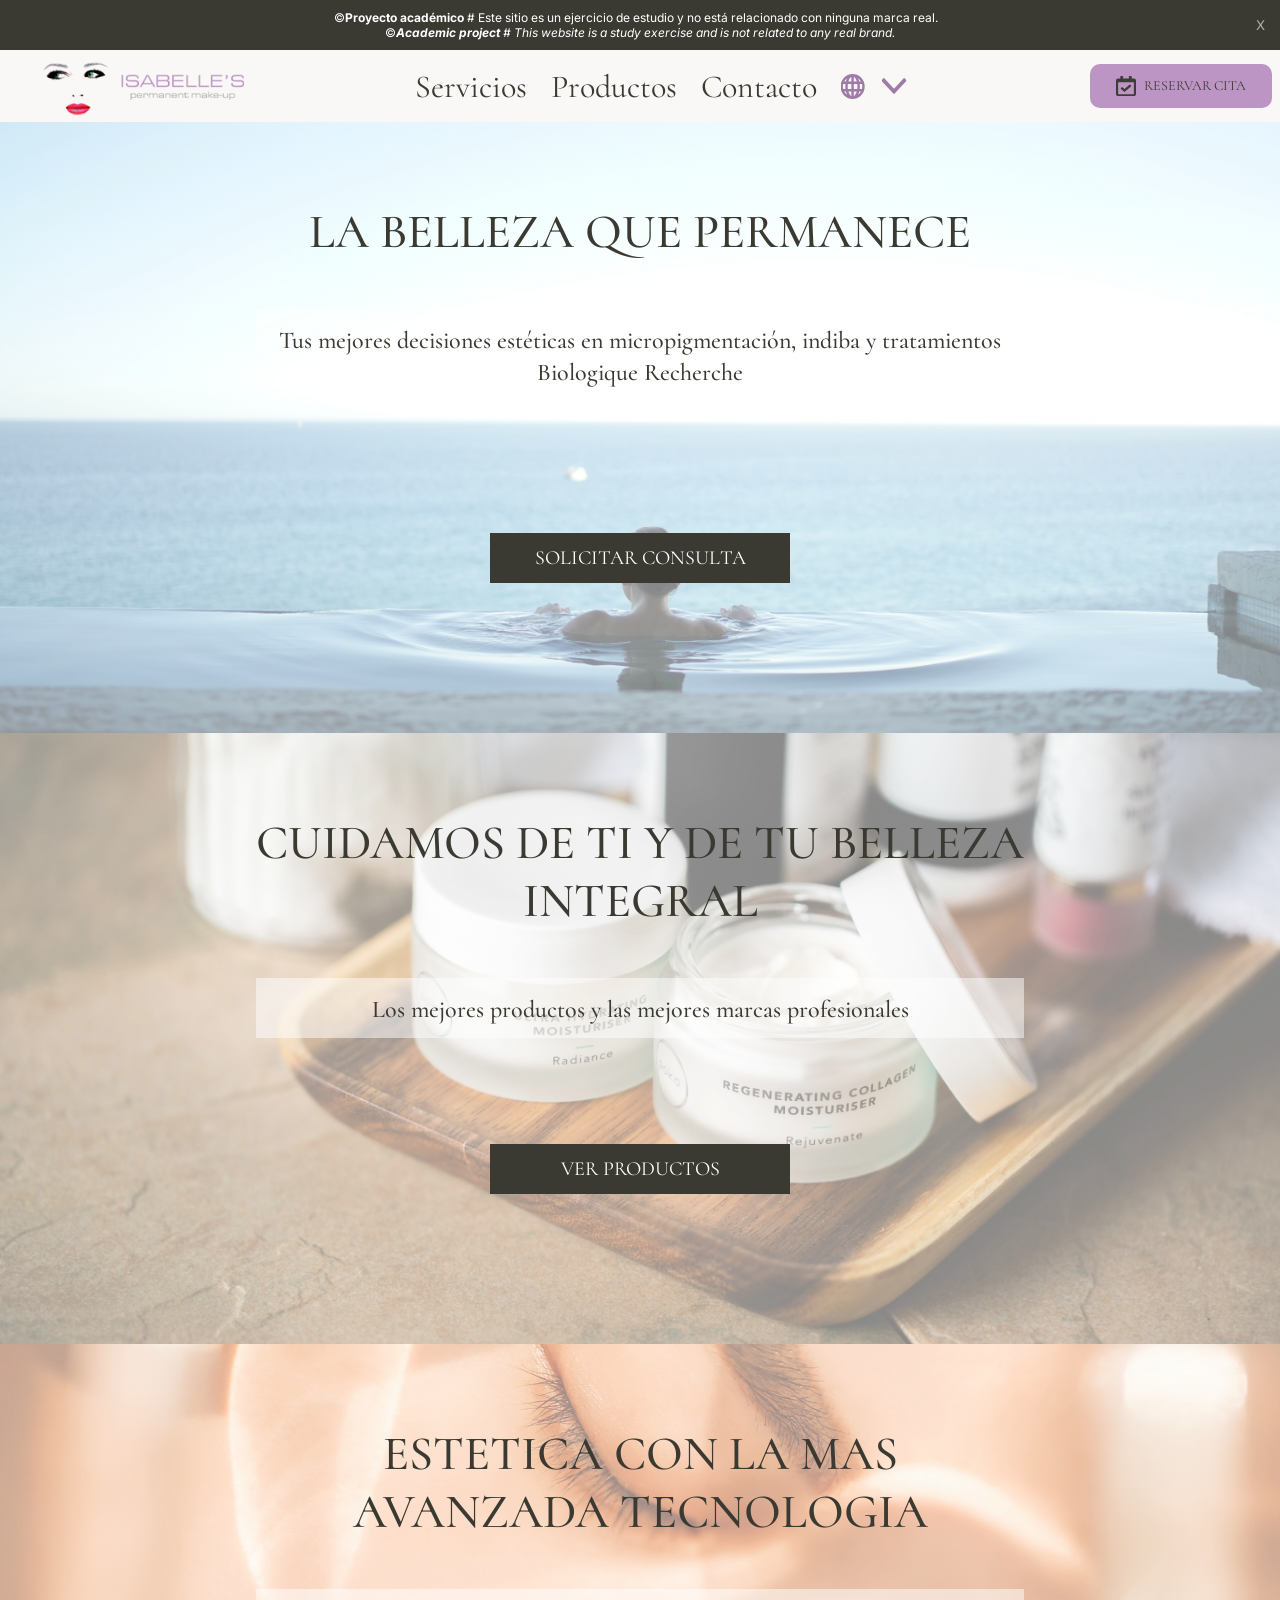
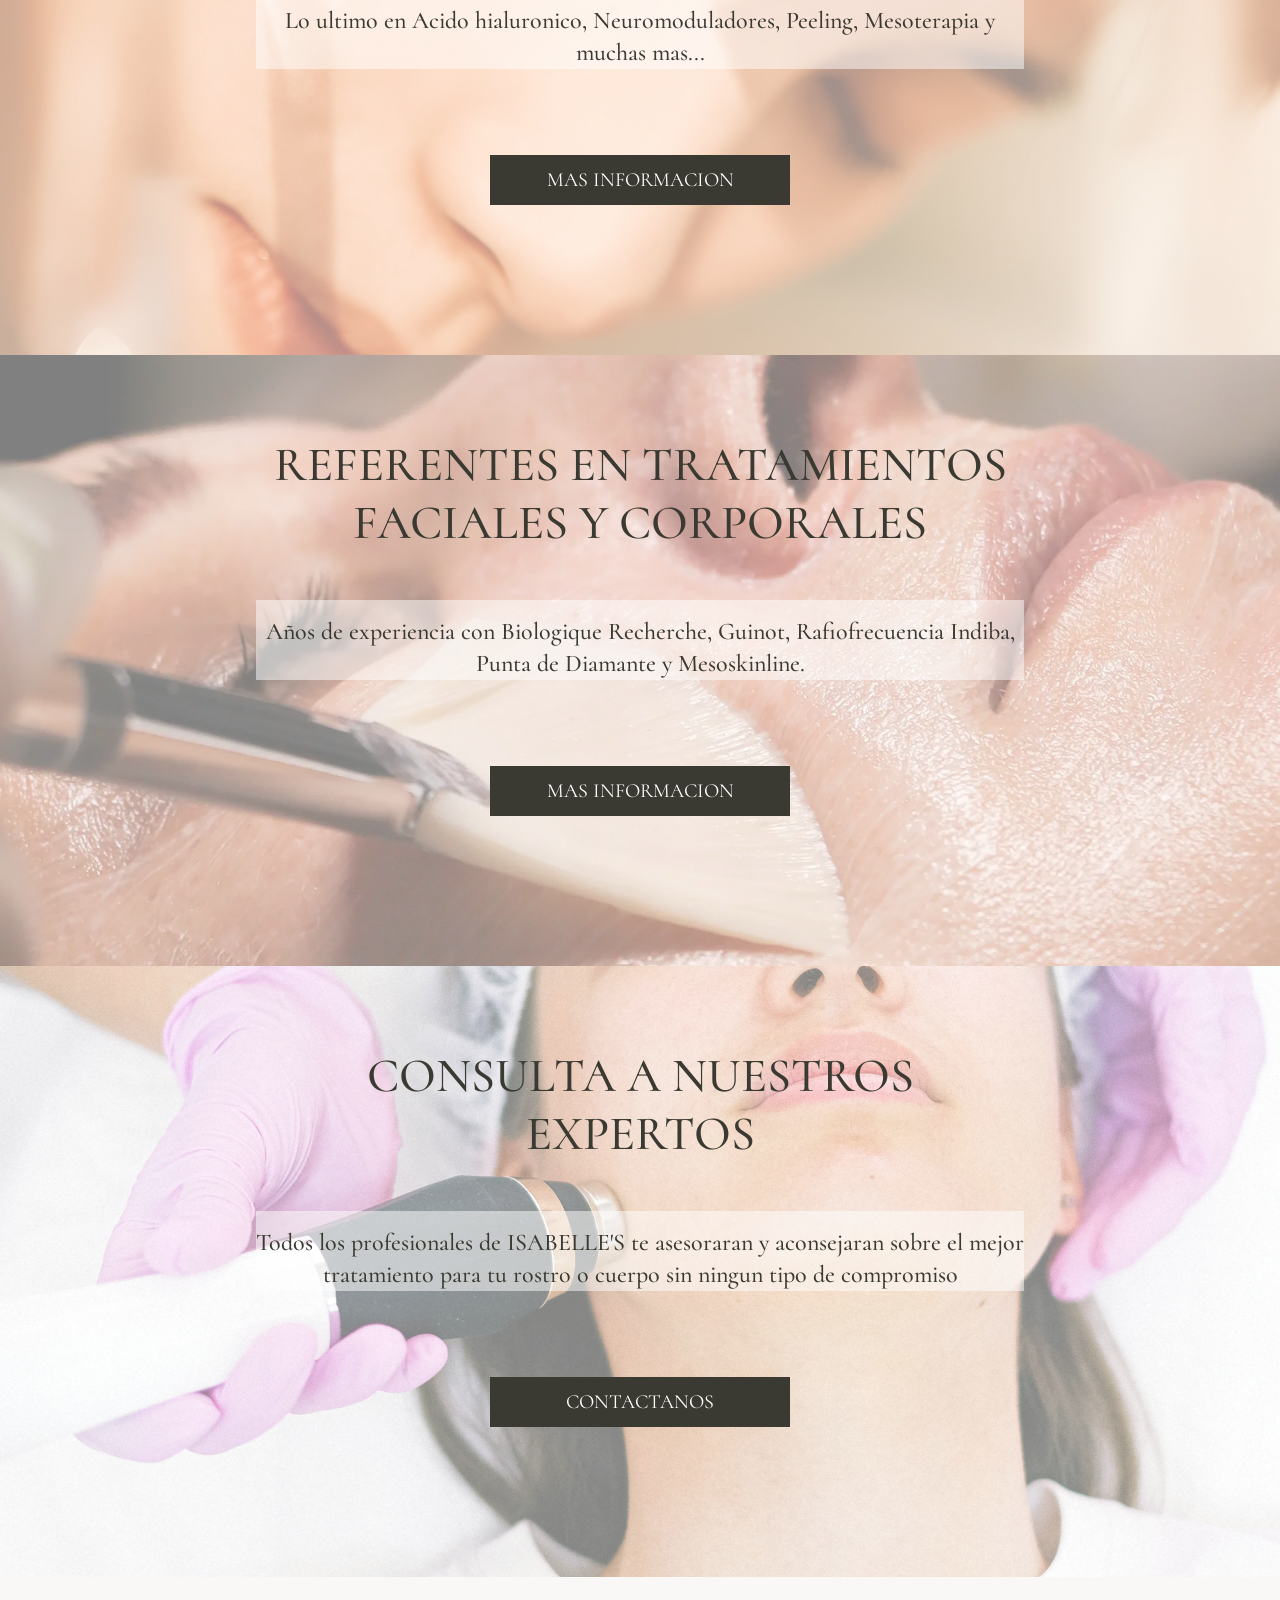
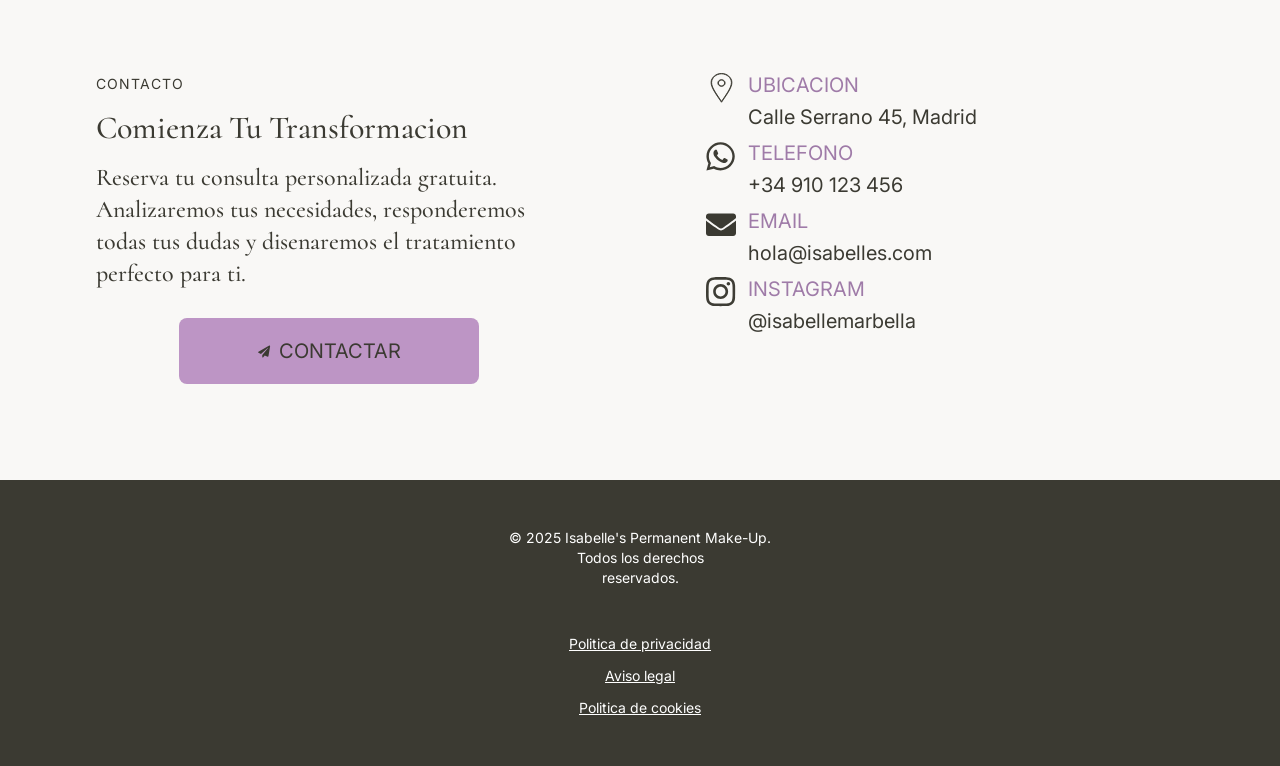
<file: index.html>
<!DOCTYPE html>
<html lang="es">

<head>
  <meta charset="UTF-8" />
  <meta name="viewport" content="width=device-width, initial-scale=1.0" />
  <title>Isabelle's Permanent Make-Up</title>
  <link rel="icon" type="image/x-icon" href="assets/gallery/icons/logo-isabelles-copia.ico" />
  <link rel="stylesheet" href="styles/global.css" />
</head>

<body>
  <div id="aviso-estudio">
    &copy;<strong>Proyecto académico</strong> # Este sitio es un ejercicio de
    estudio y no está relacionado con ninguna marca real. &nbsp;&nbsp;
    <p></p>
    &copy;<em><strong>Academic project</strong> # This website is a study exercise
      and is not related to any real brand.</em>
    <button type="button" onclick="this.parentElement.remove()" aria-label="Cerrar aviso">
      X
    </button>
  </div>
  <header id="header">
    <input type="checkbox" id="menu-toggle" aria-label="Abrir menú" />
    <label for="menu-toggle" id="menu-backdrop"></label>

    <div id="cabecera">
      <label for="menu-toggle" id="hamburguesa">
        <img src="assets/gallery/icons/hamgurguesa.svg" alt="menu" class="icon-15" />
      </label>

      <a href="index.html" id="logo" aria-label="Ir a inicio">
        <img src="assets/gallery/icons/Logo-Isabelles.svg" alt="Isabelle's Permanent Make-Up" />
      </a>

      <a href="pages/reservas-1.html" id="btn-reservar" class="btn btn-rosa" aria-label="Reservar cita">
        <img src="assets/gallery/icons/reservar.svg" alt="Reservar cita" class="icon-15" />
        <span class="btnReservarHeaderLabelMobile">Reservar</span>
        <span class="btnReservarHeaderLabelDesktop">Reservar Cita</span>
      </a>
      <!-- Nav escritorio -->
      <nav id="nav-desktop" aria-label="Navegación escritorio">
        <a href="index.html" id="menu-logo-desktop" aria-label="Ir a inicio">
          <img src="assets/gallery/icons/Logo-Isabelles.svg" alt="Isabelle's Permanent Make-Up" />
        </a>

        <ul>
          <li><a href="pages/services.html">Servicios</a></li>
          <li><a href="pages/products.html">Productos</a></li>
          <li><a href="index.html#section6-contact">Contacto</a></li>
          <!-- Dropdown idioma desktop -->
          <li id="idioma-desktop">
            <input type="checkbox" id="idioma-toggle" />
            <label for="idioma-toggle" class="idioma-trigger">
              <img src="assets/gallery/icons/idioma-icono.svg" alt="Idioma" class="icon-20" />
              <img src="assets/gallery/icons/abajo-rosa-hover.svg" alt="" class="icon-12 idioma-arrow" />
            </label>

            <ul class="idioma-dropdown">
              <li>
                <a href="#" lang="es" aria-label="Castellano">
                  <img src="assets/gallery/icons/Flag-Spain.svg" alt="" class="icon-20" />
                  Castellano
                </a>
              </li>
              <li>
                <a href="#" lang="en" aria-label="English">
                  <img src="assets/gallery/icons/Flag-Great-Britain.svg" alt="" class="icon-20" />
                  English
                </a>
              </li>
              <li>
                <a href="#" lang="ar" aria-label="Arabic">
                  <img src="assets/gallery/icons/Flag_orb_Saudi_Arabia.svg" alt="" class="icon-20" />
                  Arabic
                </a>
              </li>
            </ul>
          </li>
        </ul>
        <a href="pages/reservas-1.html" id="btn-reservar-desktop" class="btn btn-rosa" aria-label="Reservar cita">
          <img src="assets/gallery/icons/reservar.svg" alt="Reservar cita" class="icon-15" />
          <span class="btnReservarHeaderLabelMobile">Reservar</span>
          <span class="btnReservarHeaderLabelDesktop">Reservar Cita</span>
        </a>
      </nav>
    </div>
    <!-- Fin Nav escritorio -->

    <nav id="menu" aria-label="Menú principal">
      <a href="index.html" id="menu-logo" aria-label="Ir a inicio">
        <img src="assets/gallery/icons/Logo-Isabelles.svg" alt="Isabelle's Permanent Make-Up" />
      </a>
      <!-- Menu hamburguesa -->
      <ul id="menu-lista">
        <li>
          <a href="index.html" class="txt-titulo-24 link-menu">Inicio</a>
        </li>
        <li>
          <a href="pages/services.html" class="txt-titulo-24 link-menu">Servicios</a>
        </li>
        <li>
          <a href="pages/products.html" class="txt-titulo-24 link-menu">Productos</a>
        </li>
        <li>
          <a href="index.html#section6-contact" class="txt-titulo-24 link-menu">Contacto</a>
        </li>
      </ul>

      <ul id="menu-idioma">
        <li>
          <a href="#" lang="es" aria-label="Cambiar idioma a castellano"
            class="d-flex ai-center gap-8 txt-16 link-menu">
            <img src="assets/gallery/icons/Flag-Spain.svg" alt="Castellano" class="icon-30" />
            Castellano
          </a>
        </li>
        <li>
          <a href="#" lang="en" aria-label="Change language to English" class="d-flex ai-center gap-8 txt-16 link-menu">
            <img src="assets/gallery/icons/Flag-Great-Britain.svg" alt="English" class="icon-30" />
            English
          </a>
        </li>
        <li>
          <a href="#" lang="ar" aria-label="Arabic" class="d-flex ai-center gap-8 txt-16 link-menu">
            <img src="assets/gallery/icons/Flag_orb_Saudi_Arabia.svg" alt="Arabic" class="icon-30" />
            Arabic
          </a>
        </li>
      </ul>

      <a href="pages/reservas-1.html" class="btn btn-rosa txt-14" aria-label="Reservar cita">
        <img src="assets/gallery/icons/reservar.svg" alt="" class="icon-15" />
        Reservar Cita
      </a>

      <ul id="menu-redes">
        <li>
          <a href="https://instagram.com" aria-label="Instagram de Isabelle's"
            class="d-flex ai-center iconos-redes link-menu">
            <img src="assets/gallery/icons/instagram-3E3D35.svg" alt="Instagram" class="icon-30-flex" />
            Instagram
          </a>
        </li>
        <li>
          <a href="https://wa.me/" aria-label="WhatsApp de Isabelle's" class="d-flex ai-center iconos-redes link-menu">
            <img src="assets/gallery/icons/whatsapp-3E3D35.svg" alt="WhatsApp" class="icon-30-flex" />
            +34 612 345 678
          </a>
        </li>
      </ul>
    </nav>
  </header>
  <!-- Fin Header -->
  <main>
    <section id="welcome-section" class="section imgMp imgMp-welcome" aria-label="Bienvenida">
      <h1 class="titleMp flex-center">LA BELLEZA QUE PERMANECE</h1>
      <p class="textMp txt-titulo-16 ta-center">
        Tus mejores decisiones estéticas en micropigmentación, indiba y
        tratamientos Biologique Recherche
      </p>
      <a href="pages/reservas-1.html" class="flex-center btnMp">SOLICITAR CONSULTA</a>
    </section>

    <section id="section-2-products" class="section imgMp imgMp-products" aria-label="Productos">
      <h1 class="titleMp flex-center">
        CUIDAMOS DE TI Y DE TU BELLEZA INTEGRAL
      </h1>
      <p class="textMp txt-titulo-16 ta-center">
        Los mejores productos y las mejores marcas profesionales
      </p>
      <a href="pages/products.html" class="flex-center btnMp">VER PRODUCTOS</a>
    </section>

    <section id="section3-service-1" class="section imgMp imgMp-service-1" aria-label="Servicio 1">
      <h1 class="titleMp flex-center">
        ESTETICA CON LA MAS AVANZADA TECNOLOGIA
      </h1>
      <p class="textMp txt-titulo-16 ta-center">
        Lo ultimo en Acido hialuronico, Neuromoduladores, Peeling, Mesoterapia
        y muchas mas...
      </p>
      <a href="pages/services.html" class="flex-center btnMp">MAS INFORMACION</a>
    </section>

    <section id="section4-service-2" class="section imgMp imgMp-service-2" aria-label="Servicio 2">
      <h1 class="titleMp flex-center">
        REFERENTES EN TRATAMIENTOS FACIALES Y CORPORALES
      </h1>
      <p class="textMp txt-titulo-16 ta-center">
        Años de experiencia con Biologique Recherche, Guinot, Rafiofrecuencia
        Indiba, Punta de Diamante y Mesoskinline.
      </p>
      <a href="pages/services.html" class="flex-center btnMp">MAS INFORMACION</a>
    </section>

    <section id="section5-expertos" class="section imgMp imgMp-expertos" aria-label="Expertos">
      <h1 class="titleMp flex-center">CONSULTA A NUESTROS EXPERTOS</h1>
      <p class="textMp txt-titulo-16 ta-center">
        Todos los profesionales de ISABELLE'S te asesoraran y aconsejaran
        sobre el mejor tratamiento para tu rostro o cuerpo sin ningun tipo de
        compromiso
      </p>
      <a href="#section6-contact" class="flex-center btnMp">CONTACTANOS</a>
    </section>

    <section id="section6-contact" class="section sectionContact" aria-label="Contacto">
      <div class="contactTop">
        <p class="contactMp">CONTACTO</p>
        <h2 class="txt-titulo-24">Comienza Tu Transformacion</h2>
        <p class="textContact txt-titulo-16">
          Reserva tu consulta personalizada gratuita. Analizaremos tus
          necesidades, responderemos todas tus dudas y disenaremos el
          tratamiento perfecto para ti.
        </p>
        <a href="https://wa.me/" class="flex-center btnContact">
          <img src="assets/gallery/icons/mensajeria-3B3A32.svg" alt="" />
          CONTACTAR
        </a>
      </div>

      <div class="contactList d-flex fd-col w-100 gap-18" id="contacto">
        <div class="contactItem d-flex ai-start w-100 gap-12">
          <img src="assets/gallery/icons/ubicacion-3B3A32.svg" alt="" class="icon-30-flex" />
          <div class="d-flex fd-col gap-2">
            <p class="contactLabel txt-14">UBICACION</p>
            <p class="contactValue txt-16 lh-24 fw-400">
              Calle Serrano 45, Madrid
            </p>
          </div>
        </div>

        <div class="contactItem d-flex ai-start w-100 gap-12">
          <img src="assets/gallery/icons/whatsapp-3E3D35.svg" alt="" class="icon-30-flex" />
          <div class="d-flex fd-col gap-2">
            <p class="contactLabel txt-14">TELEFONO</p>
            <p class="contactValue txt-16 lh-24 fw-400">+34 910 123 456</p>
          </div>
        </div>

        <div class="contactItem d-flex ai-start w-100 gap-12">
          <img src="assets/gallery/icons/mail-3B3A32.svg" alt="" class="icon-30-flex" />
          <div class="d-flex fd-col gap-2">
            <p class="contactLabel txt-14">EMAIL</p>
            <p class="contactValue txt-16 lh-24 fw-400">hola@isabelles.com</p>
          </div>
        </div>

        <div class="contactItem d-flex ai-start w-100 gap-12">
          <img src="assets/gallery/icons/instagram-3E3D35.svg" alt="" class="icon-30-flex" />
          <div class="d-flex fd-col gap-2">
            <p class="contactLabel txt-14">INSTAGRAM</p>
            <p class="contactValue txt-16 lh-24 fw-400">@isabellemarbella</p>
          </div>
        </div>
      </div>
    </section>
  </main>

  <footer class="footerMp d-flex fd-col ai-center jc-center">
    <p class="footerCopy txt-14">
      &copy; 2025 Isabelle's Permanent Make-Up.<br />
      Todos los derechos<br />
      reservados.
    </p>
    <a href="pages/privacidad.html" class="footerLink txt-14">Politica de privacidad</a>
    <a href="pages/legal.html" class="footerLink txt-14">Aviso legal</a>
    <a href="pages/cookies.html" class="footerLink txt-14">Politica de cookies</a>
  </footer>
  <script>
    // Desplegable menu idiomas version movil y tablet
    const menuIdioma = document.getElementById("menu-idioma");
    const botonIdioma = document.createElement("button");
    botonIdioma.className = "txt-titulo-24 link-menu boton-idioma";

    // Texto y icono de flecha
    botonIdioma.innerHTML = `
    Idioma
    <img src="assets/gallery/icons/abajo-rosa-hover.svg" alt="" class="icon-15 idioma-arrow" />
  `;

    // Al principio la lista de idiomas está oculta
    menuIdioma.style.display = "none";

    // Al hacer clic, mostramos u ocultamos la lista y giramos la flecha
    botonIdioma.addEventListener("click", function () {
      const flecha = botonIdioma.querySelector(".idioma-arrow");

      if (menuIdioma.style.display === "none") {
        menuIdioma.style.display = "flex";
        flecha.style.transform = "rotate(180deg)";
      } else {
        menuIdioma.style.display = "none";
        flecha.style.transform = "rotate(0deg)";
      }
    });

    // Insertamos el botón justo antes de la lista de idiomas
    menuIdioma.before(botonIdioma);
  </script>
</body>

</html>
</file>
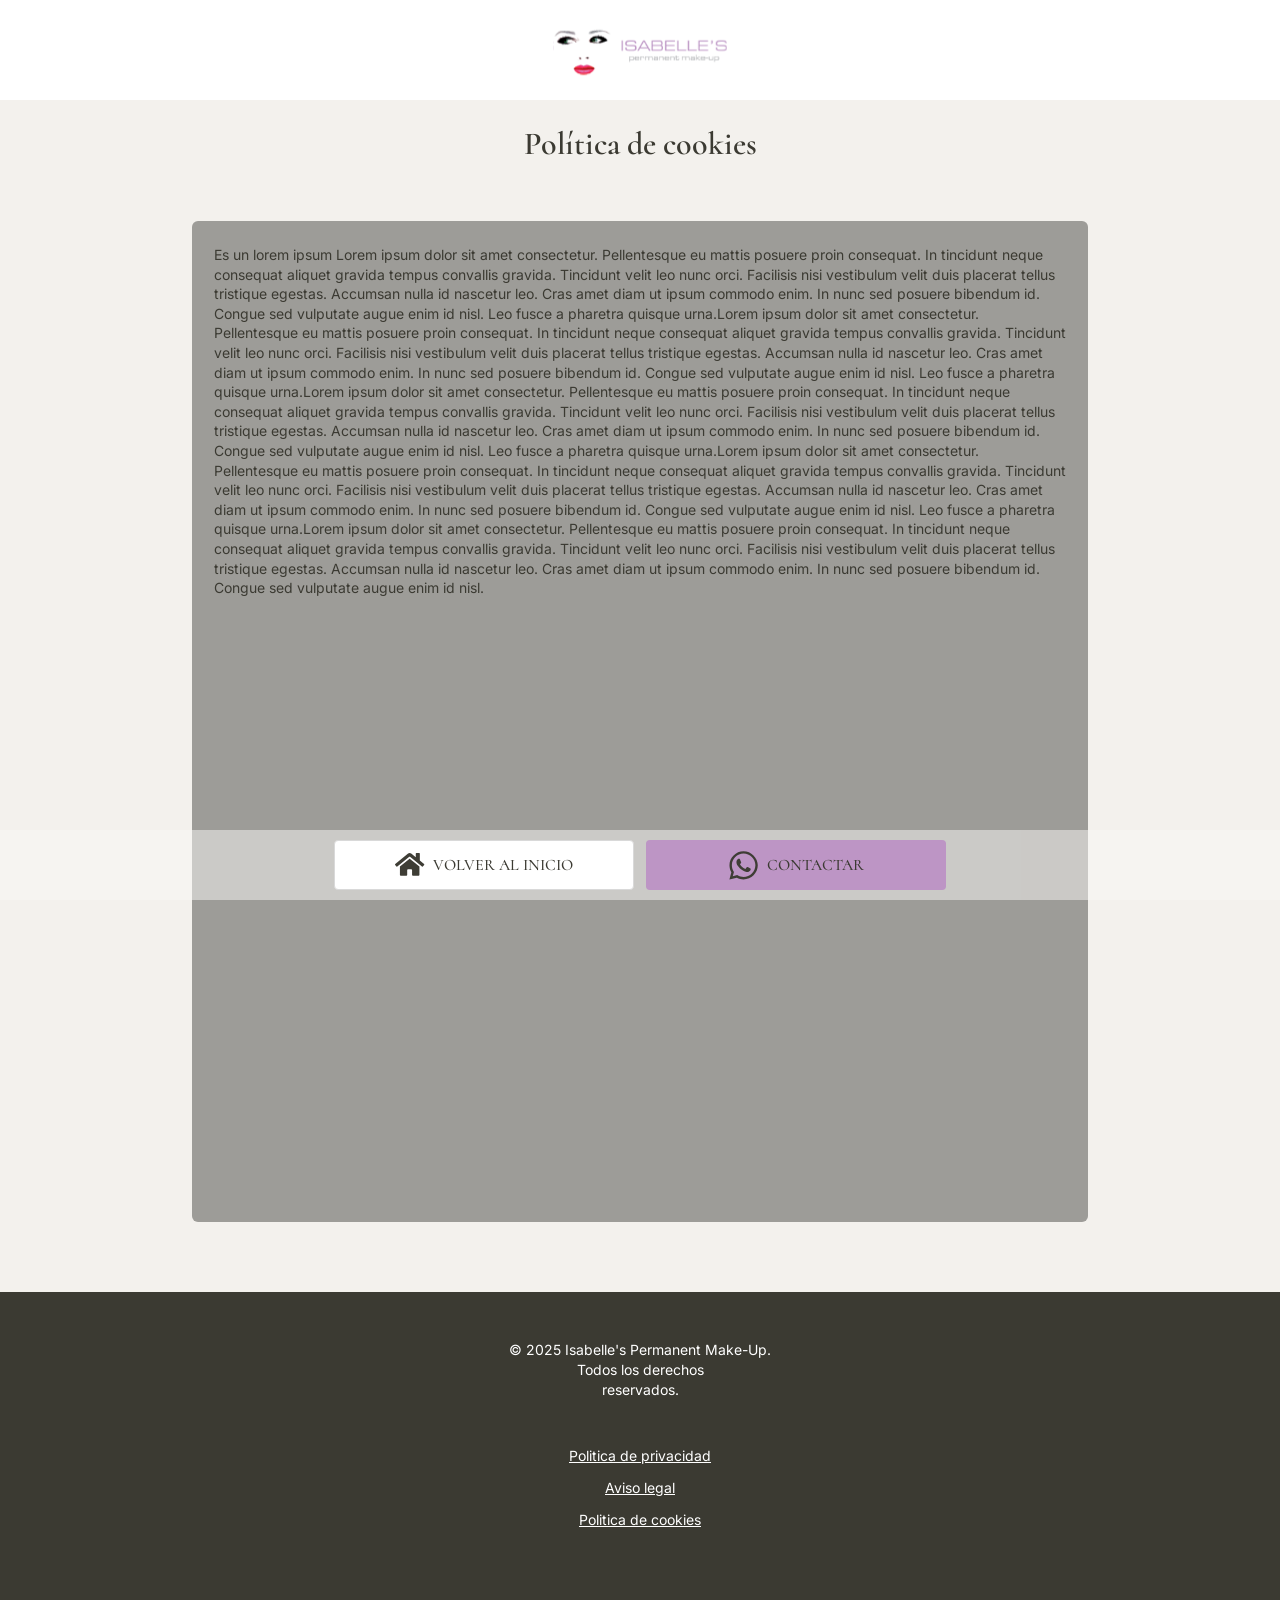
<file: pages/cookies.html>
<!DOCTYPE html>
<html lang="es">

<head>
  <meta charset="UTF-8" />
  <meta name="viewport" content="width=device-width, initial-scale=1.0" />
  <title>Politica de cookies | Isabelle's Permanent Make-Up</title>
  <link rel="icon" type="image/x-icon" href="../assets/gallery/icons/logo-isabelles-copia.ico" />
  <link rel="stylesheet" href="../styles/global.css" />
</head>

<body class="fondoSuave">
  <header class="headerSimple flex-center">
    <a href="../index.html" class="logoSimple" aria-label="Ir a inicio">
      <img src="../assets/gallery/icons/Logo-Isabelles.svg" alt="Isabelle's Permanent Make-Up" />
    </a>
  </header>

  <main class="catalogPage legalPage hasBottomNav" aria-label="Politica de cookies">
    <h1 class="h1Legal">Política de cookies</h1>
    <div class="legalTextBlock">
      <p class="legalText">
        Es un lorem ipsum Lorem ipsum dolor sit amet consectetur. Pellentesque
        eu mattis posuere proin consequat. In tincidunt neque consequat
        aliquet gravida tempus convallis gravida. Tincidunt velit leo nunc
        orci. Facilisis nisi vestibulum velit duis placerat tellus tristique
        egestas. Accumsan nulla id nascetur leo. Cras amet diam ut ipsum
        commodo enim. In nunc sed posuere bibendum id. Congue sed vulputate
        augue enim id nisl. Leo fusce a pharetra quisque urna.Lorem ipsum
        dolor sit amet consectetur. Pellentesque eu mattis posuere proin
        consequat. In tincidunt neque consequat aliquet gravida tempus
        convallis gravida. Tincidunt velit leo nunc orci. Facilisis nisi
        vestibulum velit duis placerat tellus tristique egestas. Accumsan
        nulla id nascetur leo. Cras amet diam ut ipsum commodo enim. In nunc
        sed posuere bibendum id. Congue sed vulputate augue enim id nisl. Leo
        fusce a pharetra quisque urna.Lorem ipsum dolor sit amet consectetur.
        Pellentesque eu mattis posuere proin consequat. In tincidunt neque
        consequat aliquet gravida tempus convallis gravida. Tincidunt velit
        leo nunc orci. Facilisis nisi vestibulum velit duis placerat tellus
        tristique egestas. Accumsan nulla id nascetur leo. Cras amet diam ut
        ipsum commodo enim. In nunc sed posuere bibendum id. Congue sed
        vulputate augue enim id nisl. Leo fusce a pharetra quisque urna.Lorem
        ipsum dolor sit amet consectetur. Pellentesque eu mattis posuere proin
        consequat. In tincidunt neque consequat aliquet gravida tempus
        convallis gravida. Tincidunt velit leo nunc orci. Facilisis nisi
        vestibulum velit duis placerat tellus tristique egestas. Accumsan
        nulla id nascetur leo. Cras amet diam ut ipsum commodo enim. In nunc
        sed posuere bibendum id. Congue sed vulputate augue enim id nisl. Leo
        fusce a pharetra quisque urna.Lorem ipsum dolor sit amet consectetur.
        Pellentesque eu mattis posuere proin consequat. In tincidunt neque
        consequat aliquet gravida tempus convallis gravida. Tincidunt velit
        leo nunc orci. Facilisis nisi vestibulum velit duis placerat tellus
        tristique egestas. Accumsan nulla id nascetur leo. Cras amet diam ut
        ipsum commodo enim. In nunc sed posuere bibendum id. Congue sed
        vulputate augue enim id nisl.
      </p>
    </div>
  </main>

  <nav class="bottomNav" aria-label="Navegacion inferior">
    <div class="bottomNavList">
      <a href="../index.html" class="flex-center bottomNavBtn bottomNavBtnLight">
        <img src="../assets/gallery/icons/home.svg" alt="" class="bottomNavIcon" width="30" height="30" />
        <span>VOLVER AL INICIO</span>
      </a>
      <a href="../index.html#section6-contact" class="flex-center bottomNavBtn bottomNavBtnPink">
        <img src="../assets/gallery/icons/whatsapp-3E3D35.svg" alt="" class="bottomNavIcon" width="30" height="30" />
        <span>CONTACTAR</span>
      </a>
    </div>
  </nav>

  <footer class="footerMp d-flex fd-col ai-center jc-center">
    <p class="footerCopy txt-14">
      &copy; 2025 Isabelle's Permanent Make-Up.<br />
      Todos los derechos<br />
      reservados.
    </p>
    <a href="privacidad.html" class="footerLink txt-14">Politica de privacidad</a>
    <a href="legal.html" class="footerLink txt-14">Aviso legal</a>
    <a href="cookies.html" class="footerLink txt-14">Politica de cookies</a>
  </footer>
</body>

</html>
</file>
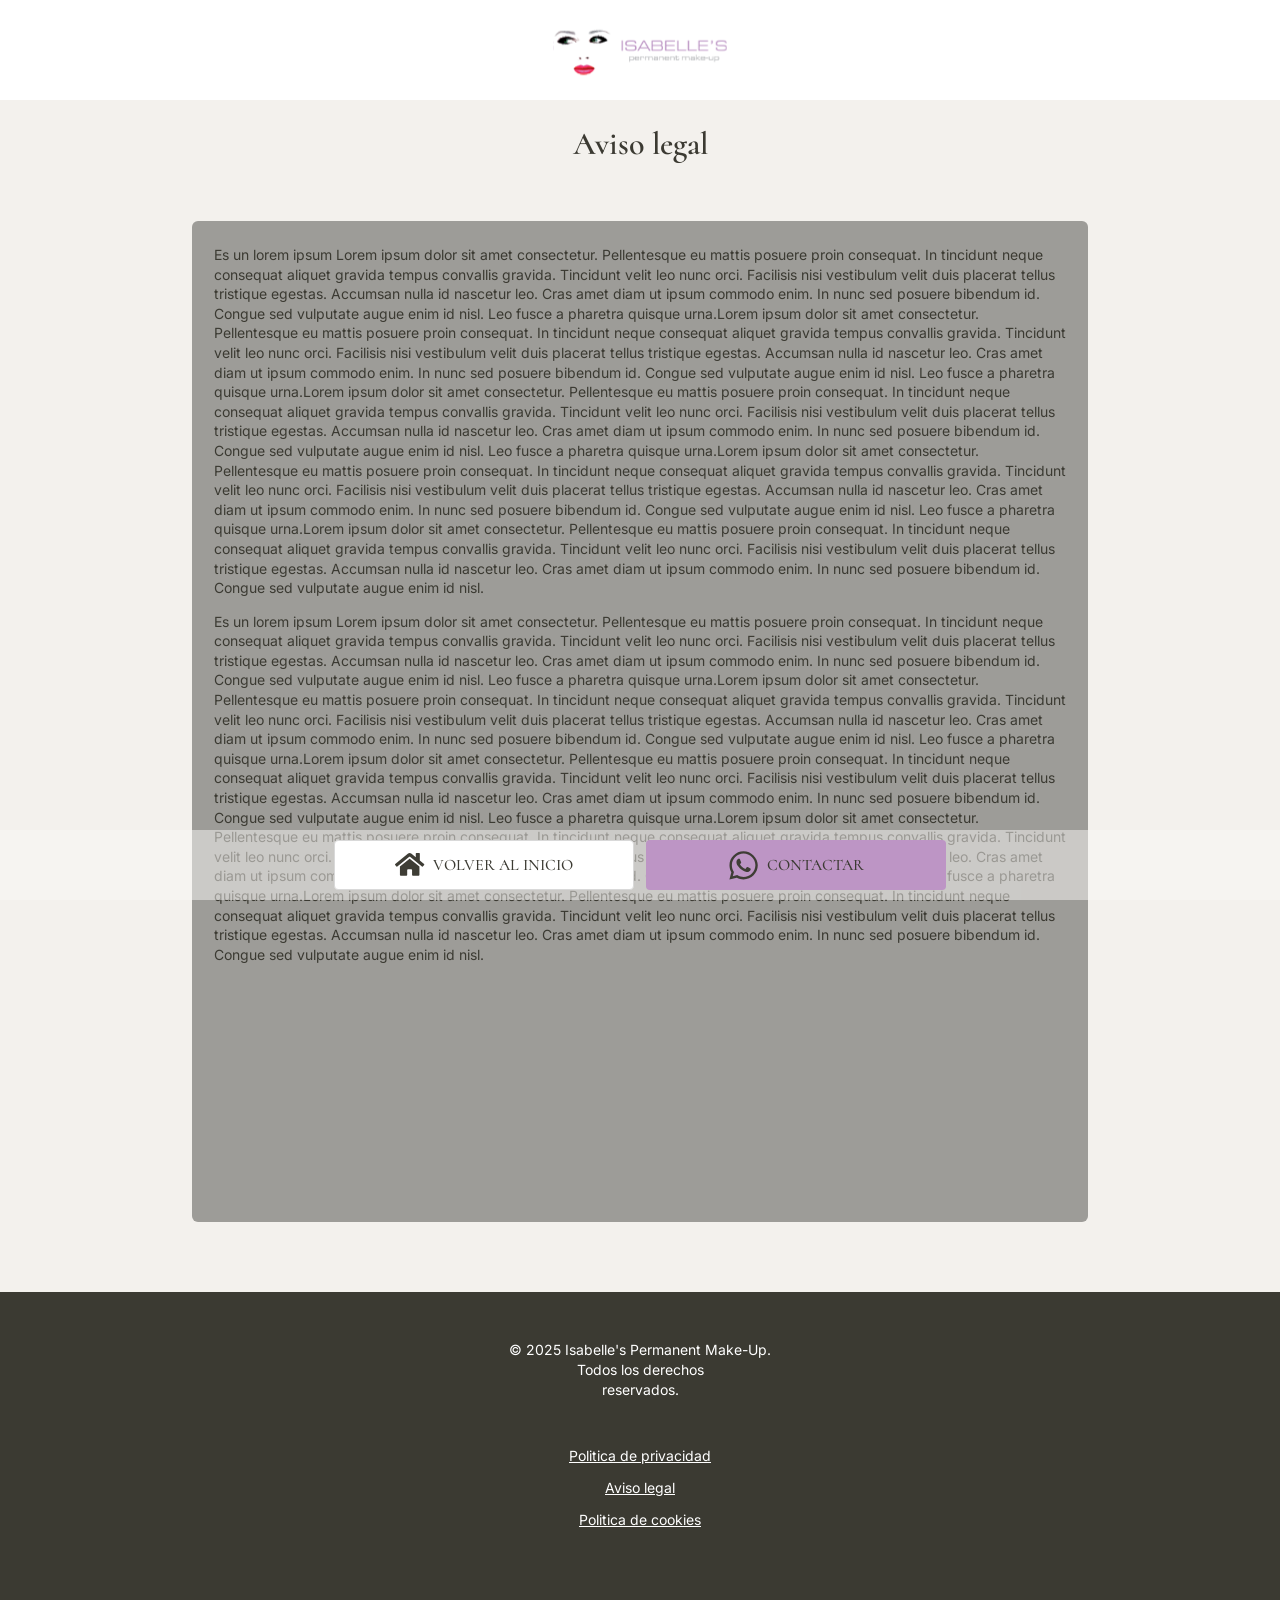
<file: pages/legal.html>
<!DOCTYPE html>
<html lang="es">

<head>
  <meta charset="UTF-8" />
  <meta name="viewport" content="width=device-width, initial-scale=1.0" />
  <title>Aviso legal | Isabelle's Permanent Make-Up</title>
  <link rel="icon" type="image/x-icon" href="../assets/gallery/icons/logo-isabelles-copia.ico" />
  <link rel="stylesheet" href="../styles/global.css" />
</head>

<body class="fondoSuave">
  <header class="headerSimple flex-center">
    <a href="../index.html" class="logoSimple" aria-label="Ir a inicio">
      <img src="../assets/gallery/icons/Logo-Isabelles.svg" alt="Isabelle's Permanent Make-Up" />
    </a>
  </header>

  <main class="catalogPage legalPage hasBottomNav" aria-label="Aviso legal">
    <h1 class="h1Legal">Aviso legal</h1>
    <div class="legalTextBlock">
      <p class="legalText">
        Es un lorem ipsum Lorem ipsum dolor sit amet consectetur. Pellentesque
        eu mattis posuere proin consequat. In tincidunt neque consequat
        aliquet gravida tempus convallis gravida. Tincidunt velit leo nunc
        orci. Facilisis nisi vestibulum velit duis placerat tellus tristique
        egestas. Accumsan nulla id nascetur leo. Cras amet diam ut ipsum
        commodo enim. In nunc sed posuere bibendum id. Congue sed vulputate
        augue enim id nisl. Leo fusce a pharetra quisque urna.Lorem ipsum
        dolor sit amet consectetur. Pellentesque eu mattis posuere proin
        consequat. In tincidunt neque consequat aliquet gravida tempus
        convallis gravida. Tincidunt velit leo nunc orci. Facilisis nisi
        vestibulum velit duis placerat tellus tristique egestas. Accumsan
        nulla id nascetur leo. Cras amet diam ut ipsum commodo enim. In nunc
        sed posuere bibendum id. Congue sed vulputate augue enim id nisl. Leo
        fusce a pharetra quisque urna.Lorem ipsum dolor sit amet consectetur.
        Pellentesque eu mattis posuere proin consequat. In tincidunt neque
        consequat aliquet gravida tempus convallis gravida. Tincidunt velit
        leo nunc orci. Facilisis nisi vestibulum velit duis placerat tellus
        tristique egestas. Accumsan nulla id nascetur leo. Cras amet diam ut
        ipsum commodo enim. In nunc sed posuere bibendum id. Congue sed
        vulputate augue enim id nisl. Leo fusce a pharetra quisque urna.Lorem
        ipsum dolor sit amet consectetur. Pellentesque eu mattis posuere proin
        consequat. In tincidunt neque consequat aliquet gravida tempus
        convallis gravida. Tincidunt velit leo nunc orci. Facilisis nisi
        vestibulum velit duis placerat tellus tristique egestas. Accumsan
        nulla id nascetur leo. Cras amet diam ut ipsum commodo enim. In nunc
        sed posuere bibendum id. Congue sed vulputate augue enim id nisl. Leo
        fusce a pharetra quisque urna.Lorem ipsum dolor sit amet consectetur.
        Pellentesque eu mattis posuere proin consequat. In tincidunt neque
        consequat aliquet gravida tempus convallis gravida. Tincidunt velit
        leo nunc orci. Facilisis nisi vestibulum velit duis placerat tellus
        tristique egestas. Accumsan nulla id nascetur leo. Cras amet diam ut
        ipsum commodo enim. In nunc sed posuere bibendum id. Congue sed
        vulputate augue enim id nisl.
      </p>
      <p class="legalText">
        Es un lorem ipsum Lorem ipsum dolor sit amet consectetur. Pellentesque
        eu mattis posuere proin consequat. In tincidunt neque consequat
        aliquet gravida tempus convallis gravida. Tincidunt velit leo nunc
        orci. Facilisis nisi vestibulum velit duis placerat tellus tristique
        egestas. Accumsan nulla id nascetur leo. Cras amet diam ut ipsum
        commodo enim. In nunc sed posuere bibendum id. Congue sed vulputate
        augue enim id nisl. Leo fusce a pharetra quisque urna.Lorem ipsum
        dolor sit amet consectetur. Pellentesque eu mattis posuere proin
        consequat. In tincidunt neque consequat aliquet gravida tempus
        convallis gravida. Tincidunt velit leo nunc orci. Facilisis nisi
        vestibulum velit duis placerat tellus tristique egestas. Accumsan
        nulla id nascetur leo. Cras amet diam ut ipsum commodo enim. In nunc
        sed posuere bibendum id. Congue sed vulputate augue enim id nisl. Leo
        fusce a pharetra quisque urna.Lorem ipsum dolor sit amet consectetur.
        Pellentesque eu mattis posuere proin consequat. In tincidunt neque
        consequat aliquet gravida tempus convallis gravida. Tincidunt velit
        leo nunc orci. Facilisis nisi vestibulum velit duis placerat tellus
        tristique egestas. Accumsan nulla id nascetur leo. Cras amet diam ut
        ipsum commodo enim. In nunc sed posuere bibendum id. Congue sed
        vulputate augue enim id nisl. Leo fusce a pharetra quisque urna.Lorem
        ipsum dolor sit amet consectetur. Pellentesque eu mattis posuere proin
        consequat. In tincidunt neque consequat aliquet gravida tempus
        convallis gravida. Tincidunt velit leo nunc orci. Facilisis nisi
        vestibulum velit duis placerat tellus tristique egestas. Accumsan
        nulla id nascetur leo. Cras amet diam ut ipsum commodo enim. In nunc
        sed posuere bibendum id. Congue sed vulputate augue enim id nisl. Leo
        fusce a pharetra quisque urna.Lorem ipsum dolor sit amet consectetur.
        Pellentesque eu mattis posuere proin consequat. In tincidunt neque
        consequat aliquet gravida tempus convallis gravida. Tincidunt velit
        leo nunc orci. Facilisis nisi vestibulum velit duis placerat tellus
        tristique egestas. Accumsan nulla id nascetur leo. Cras amet diam ut
        ipsum commodo enim. In nunc sed posuere bibendum id. Congue sed
        vulputate augue enim id nisl.
      </p>
    </div>
  </main>

  <nav class="bottomNav" aria-label="Navegacion inferior">
    <div class="bottomNavList">
      <a href="../index.html" class="flex-center bottomNavBtn bottomNavBtnLight">
        <img src="../assets/gallery/icons/home.svg" alt="" class="bottomNavIcon" width="30" height="30" />
        <span>VOLVER AL INICIO</span>
      </a>
      <a href="../index.html#section6-contact" class="flex-center bottomNavBtn bottomNavBtnPink">
        <img src="../assets/gallery/icons/whatsapp-3E3D35.svg" alt="" class="bottomNavIcon" width="30" height="30" />
        <span>CONTACTAR</span>
      </a>
    </div>
  </nav>

  <footer class="footerMp d-flex fd-col ai-center jc-center">
    <p class="footerCopy txt-14">
      &copy; 2025 Isabelle's Permanent Make-Up.<br />
      Todos los derechos<br />
      reservados.
    </p>
    <a href="privacidad.html" class="footerLink txt-14">Politica de privacidad</a>
    <a href="legal.html" class="footerLink txt-14">Aviso legal</a>
    <a href="cookies.html" class="footerLink txt-14">Politica de cookies</a>
  </footer>
</body>

</html>
</file>
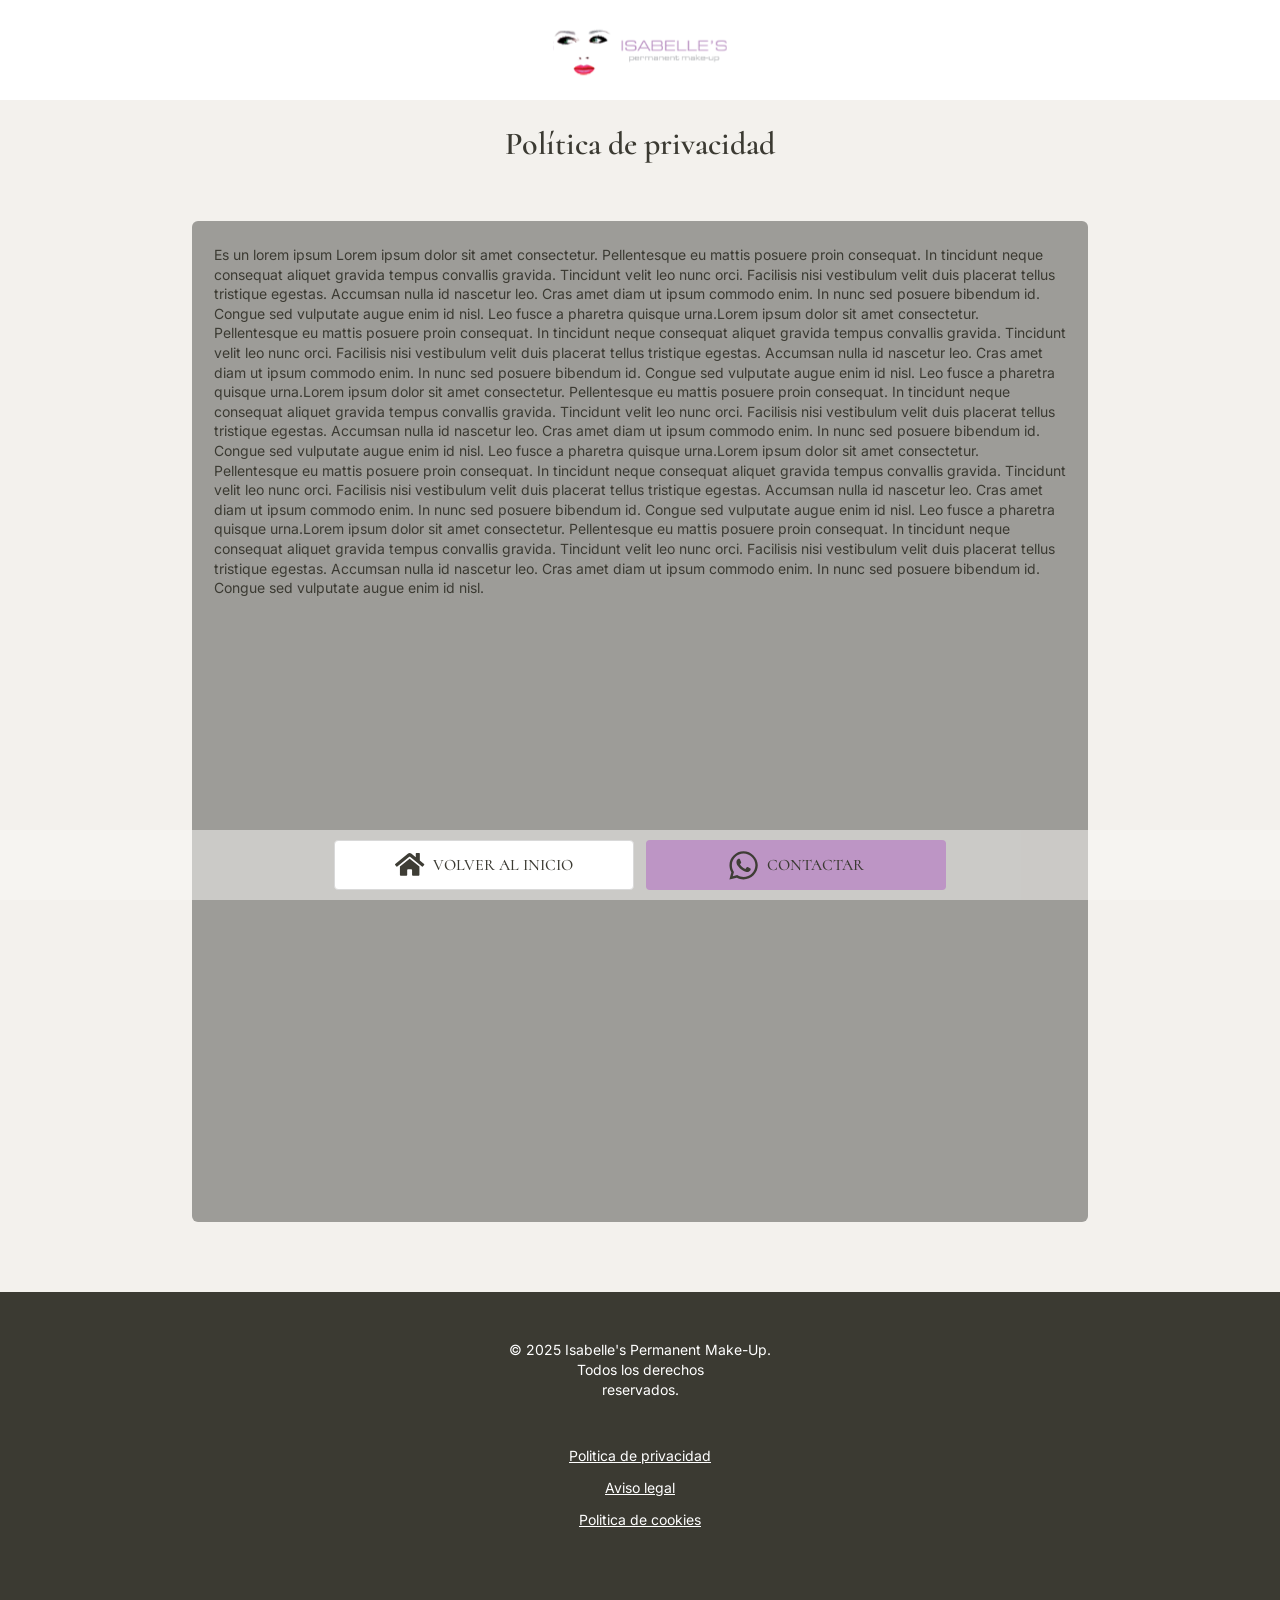
<file: pages/privacidad.html>
<!DOCTYPE html>
<html lang="es">

<head>
  <meta charset="UTF-8" />
  <meta name="viewport" content="width=device-width, initial-scale=1.0" />
  <title>Politica de privacidad | Isabelle's Permanent Make-Up</title>
  <link rel="icon" type="image/x-icon" href="../assets/gallery/icons/logo-isabelles-copia.ico" />
  <link rel="stylesheet" href="../styles/global.css" />
</head>

<body class="fondoSuave">
  <header class="headerSimple flex-center">
    <a href="../index.html" class="logoSimple" aria-label="Ir a inicio">
      <img src="../assets/gallery/icons/Logo-Isabelles.svg" alt="Isabelle's Permanent Make-Up" />
    </a>
  </header>

  <main class="catalogPage legalPage hasBottomNav" aria-label="Politica de privacidad">
    <h1 class="h1Legal">Pol&iacute;tica de privacidad</h1>
    <div class="legalTextBlock">
      <p class="legalText">
        Es un lorem ipsum Lorem ipsum dolor sit amet consectetur. Pellentesque
        eu mattis posuere proin consequat. In tincidunt neque consequat
        aliquet gravida tempus convallis gravida. Tincidunt velit leo nunc
        orci. Facilisis nisi vestibulum velit duis placerat tellus tristique
        egestas. Accumsan nulla id nascetur leo. Cras amet diam ut ipsum
        commodo enim. In nunc sed posuere bibendum id. Congue sed vulputate
        augue enim id nisl. Leo fusce a pharetra quisque urna.Lorem ipsum
        dolor sit amet consectetur. Pellentesque eu mattis posuere proin
        consequat. In tincidunt neque consequat aliquet gravida tempus
        convallis gravida. Tincidunt velit leo nunc orci. Facilisis nisi
        vestibulum velit duis placerat tellus tristique egestas. Accumsan
        nulla id nascetur leo. Cras amet diam ut ipsum commodo enim. In nunc
        sed posuere bibendum id. Congue sed vulputate augue enim id nisl. Leo
        fusce a pharetra quisque urna.Lorem ipsum dolor sit amet consectetur.
        Pellentesque eu mattis posuere proin consequat. In tincidunt neque
        consequat aliquet gravida tempus convallis gravida. Tincidunt velit
        leo nunc orci. Facilisis nisi vestibulum velit duis placerat tellus
        tristique egestas. Accumsan nulla id nascetur leo. Cras amet diam ut
        ipsum commodo enim. In nunc sed posuere bibendum id. Congue sed
        vulputate augue enim id nisl. Leo fusce a pharetra quisque urna.Lorem
        ipsum dolor sit amet consectetur. Pellentesque eu mattis posuere proin
        consequat. In tincidunt neque consequat aliquet gravida tempus
        convallis gravida. Tincidunt velit leo nunc orci. Facilisis nisi
        vestibulum velit duis placerat tellus tristique egestas. Accumsan
        nulla id nascetur leo. Cras amet diam ut ipsum commodo enim. In nunc
        sed posuere bibendum id. Congue sed vulputate augue enim id nisl. Leo
        fusce a pharetra quisque urna.Lorem ipsum dolor sit amet consectetur.
        Pellentesque eu mattis posuere proin consequat. In tincidunt neque
        consequat aliquet gravida tempus convallis gravida. Tincidunt velit
        leo nunc orci. Facilisis nisi vestibulum velit duis placerat tellus
        tristique egestas. Accumsan nulla id nascetur leo. Cras amet diam ut
        ipsum commodo enim. In nunc sed posuere bibendum id. Congue sed
        vulputate augue enim id nisl.
      </p>
    </div>
  </main>

  <nav class="bottomNav" aria-label="Navegacion inferior">
    <div class="bottomNavList">
      <a href="../index.html" class="flex-center bottomNavBtn bottomNavBtnLight">
        <img src="../assets/gallery/icons/home.svg" alt="" class="bottomNavIcon" width="30" height="30" />
        <span>VOLVER AL INICIO</span>
      </a>
      <a href="../index.html#section6-contact" class="flex-center bottomNavBtn bottomNavBtnPink">
        <img src="../assets/gallery/icons/whatsapp-3E3D35.svg" alt="" class="bottomNavIcon" width="30" height="30" />
        <span>CONTACTAR</span>
      </a>
    </div>
  </nav>

  <footer class="footerMp d-flex fd-col ai-center jc-center">
    <p class="footerCopy txt-14">
      &copy; 2025 Isabelle's Permanent Make-Up.<br />
      Todos los derechos<br />
      reservados.
    </p>
    <a href="privacidad.html" class="footerLink txt-14">Politica de privacidad</a>
    <a href="legal.html" class="footerLink txt-14">Aviso legal</a>
    <a href="cookies.html" class="footerLink txt-14">Politica de cookies</a>
  </footer>
</body>

</html>
</file>
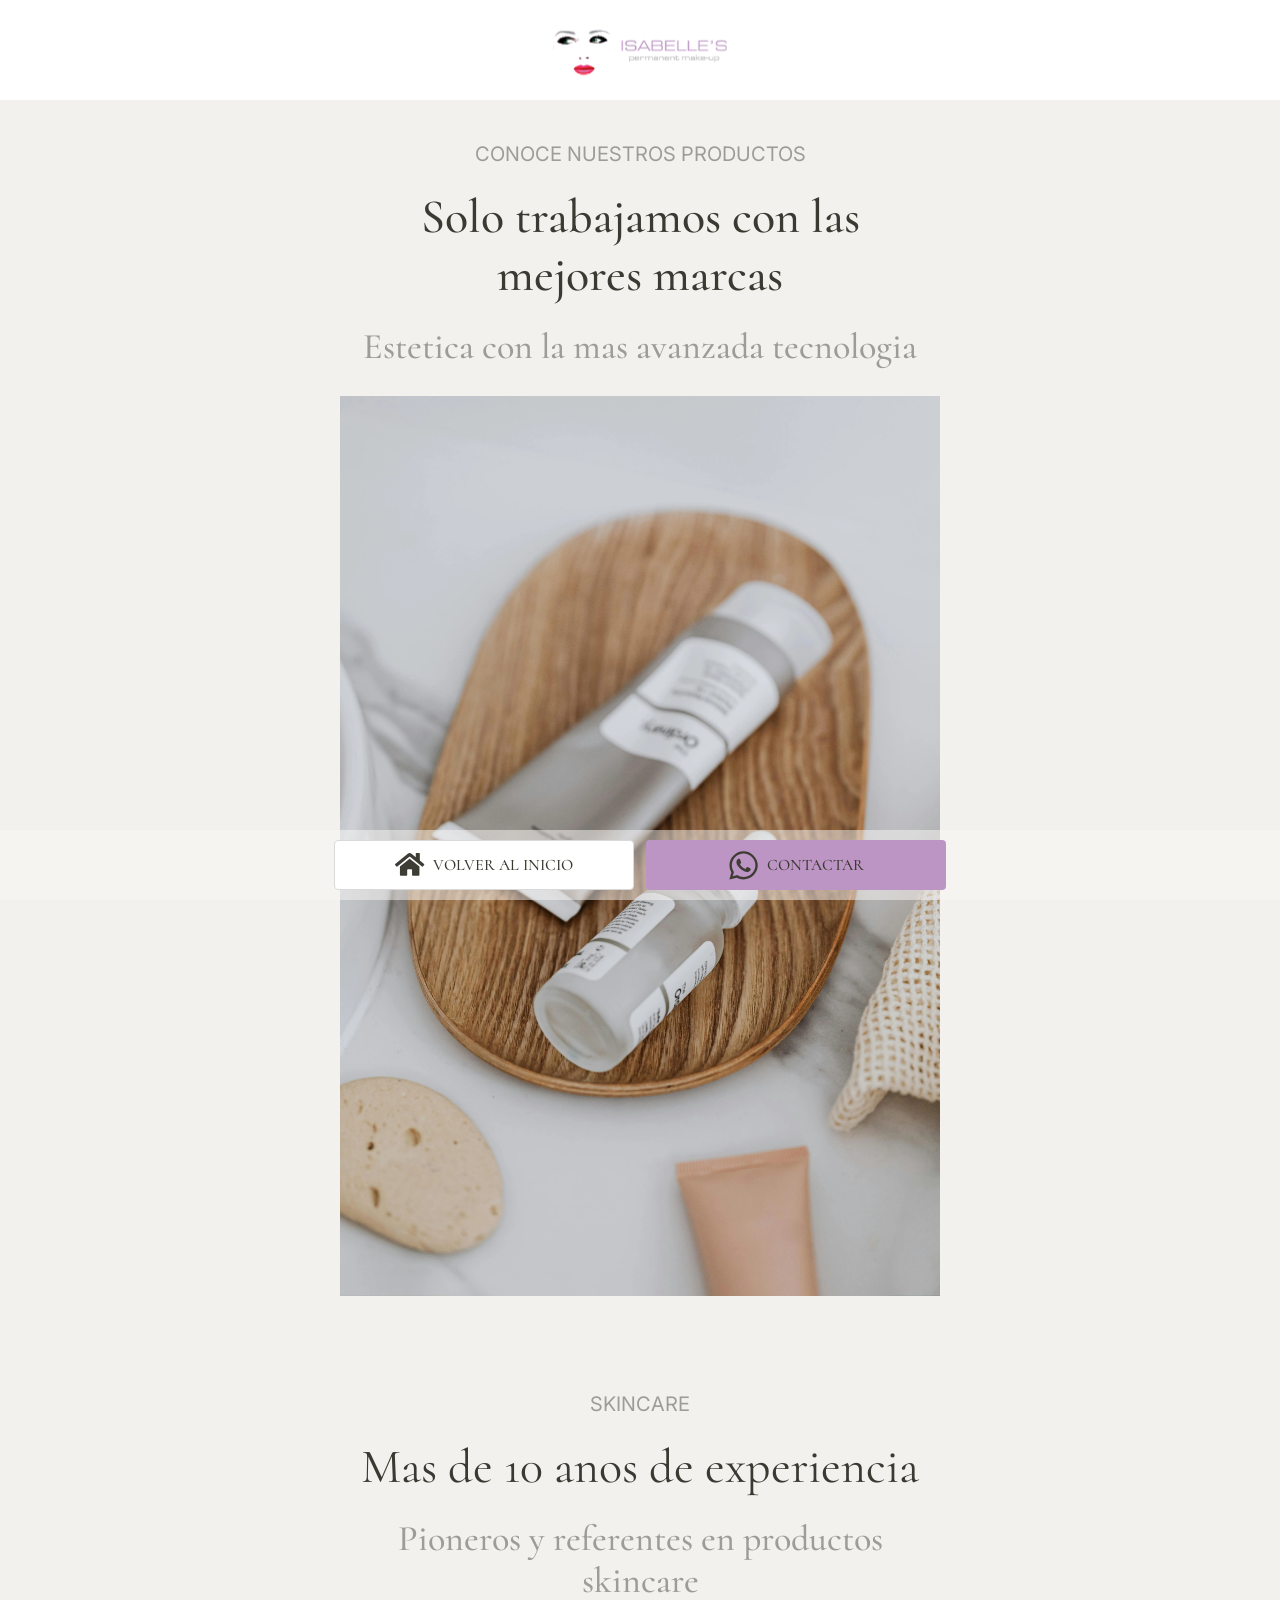
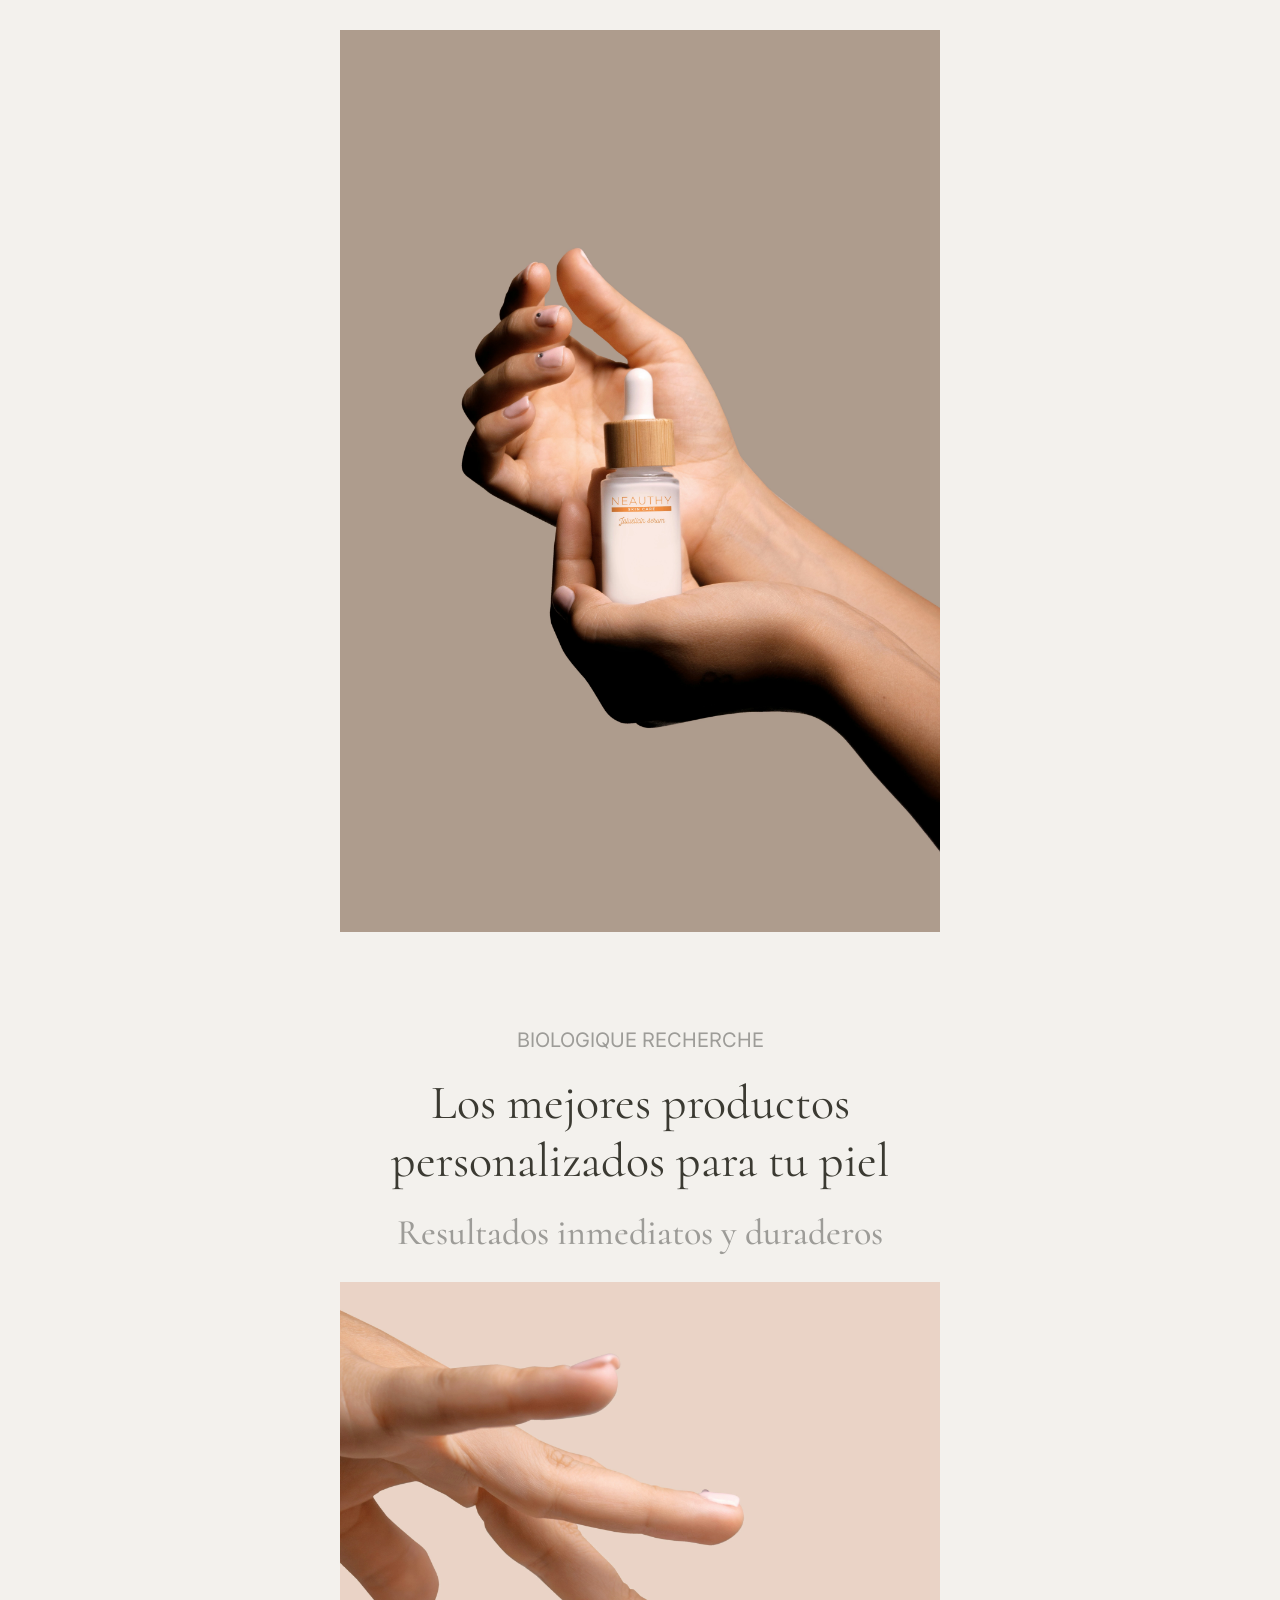
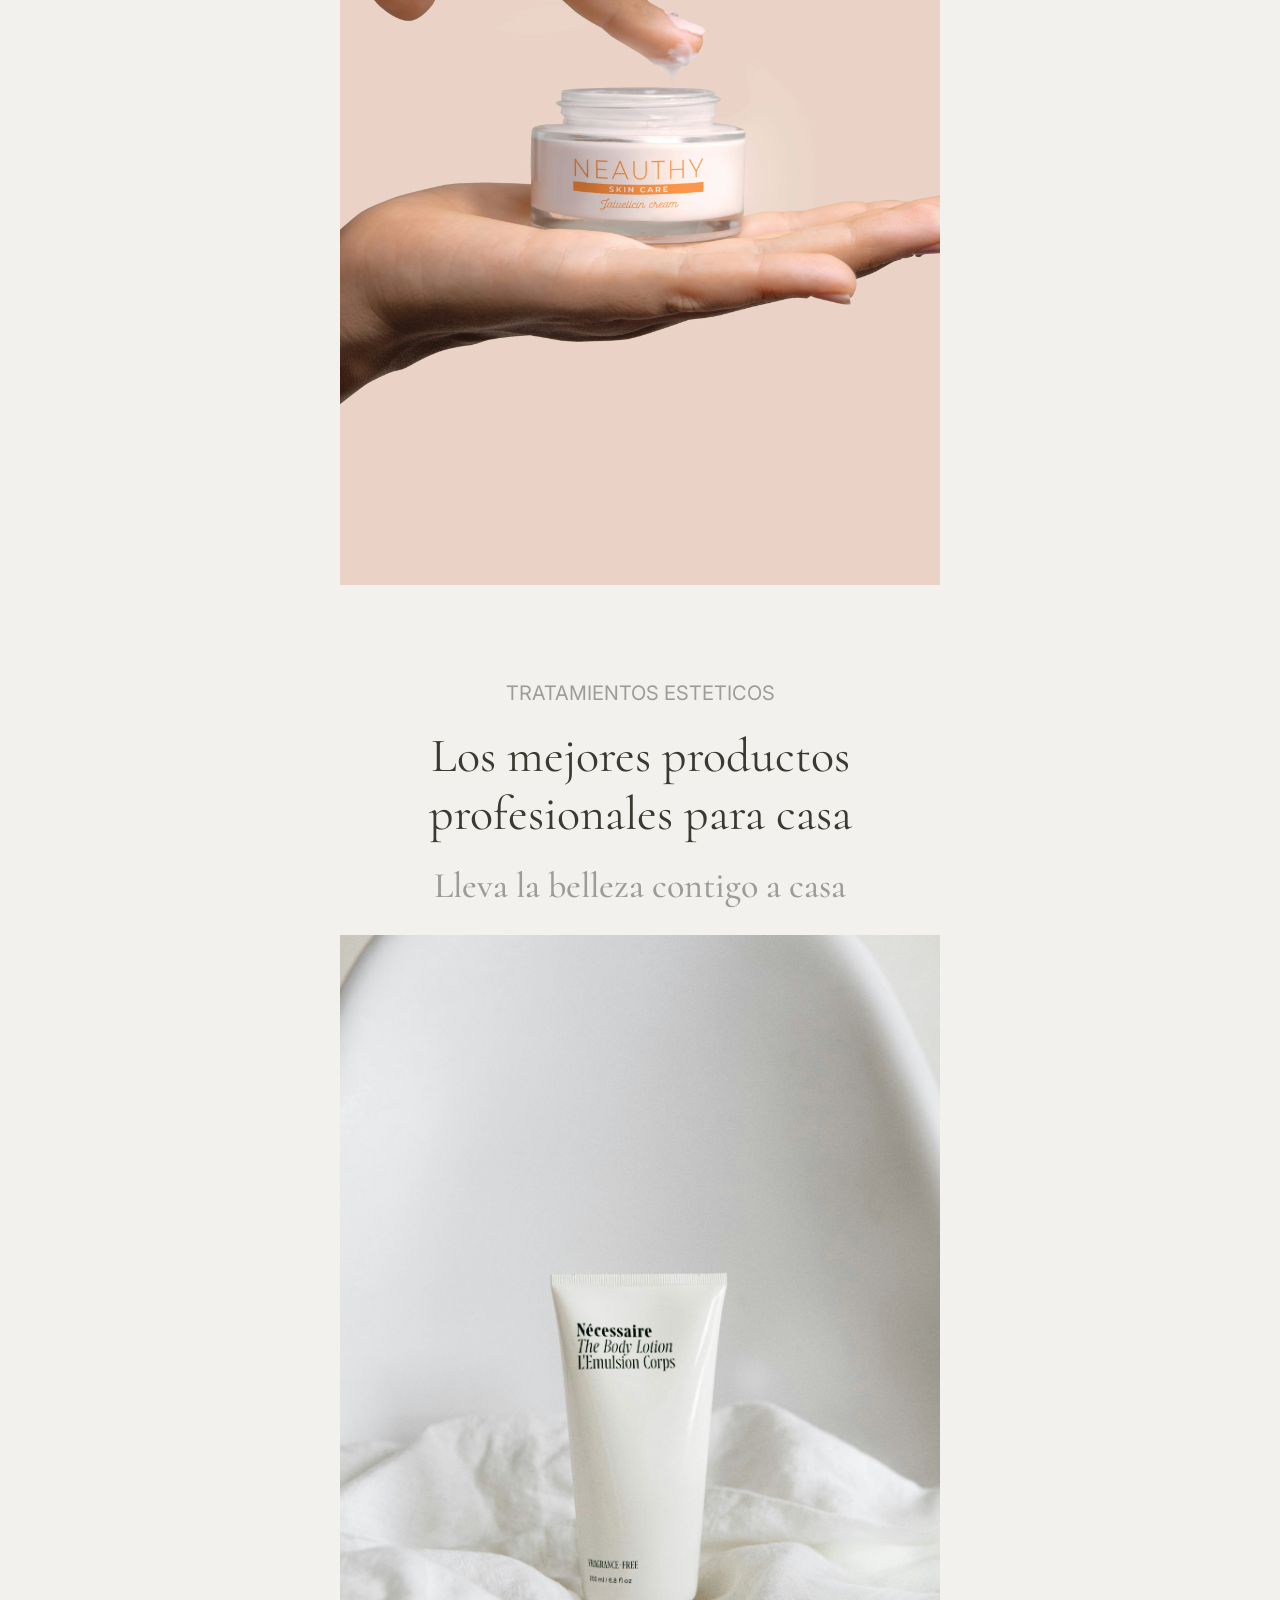
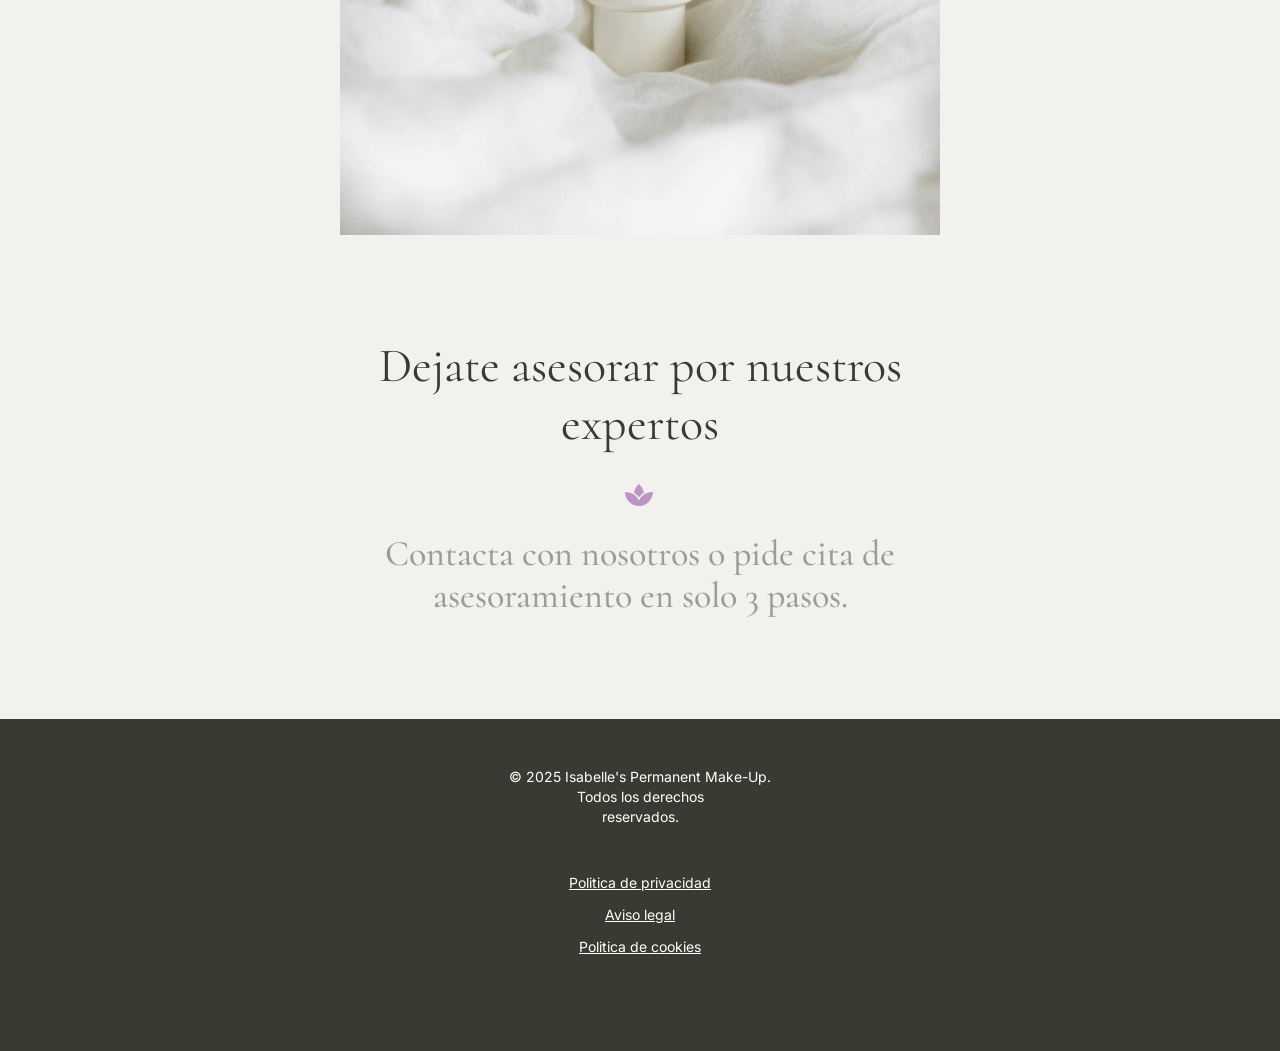
<file: pages/products.html>
<!DOCTYPE html>
<html lang="es">

<head>
  <meta charset="UTF-8" />
  <meta name="viewport" content="width=device-width, initial-scale=1.0" />
  <title>Productos | Isabelle's Permanent Make-Up</title>
  <link rel="icon" type="image/x-icon" href="../assets/gallery/icons/logo-isabelles-copia.ico" />
  <link rel="stylesheet" href="../styles/global.css" />
</head>

<body class="fondoSuave">
  <header class="headerSimple flex-center">
    <a href="../index.html" class="logoSimple" aria-label="Ir a inicio">
      <img src="../assets/gallery/icons/Logo-Isabelles.svg" alt="Isabelle's Permanent Make-Up" />
    </a>
  </header>

  <main id="main-products" class="catalogPage hasBottomNav" aria-label="Pagina de productos">
    <section class="catalogCards d-flex fd-col ai-center w-100 gap-32" aria-label="Listado de productos">
      <article class="catalogCard d-flex fd-col ai-center" aria-label="Producto destacado 1">
        <p class="catalogSubtitle txt-sec txt-14 ta-center">
          CONOCE NUESTROS PRODUCTOS
        </p>
        <h1 class="catalogCardTitle mt-6 ta-center">
          Solo trabajamos con las mejores marcas
        </h1>
        <p class="catalogCardText mt-6 txt-sec txt-titulo-16 ta-center">
          Estetica con la mas avanzada tecnologia
        </p>
        <img src="../assets/gallery/images/kaboompics-productos-skincare-bandeja.webp"
          alt="Productos profesionales de estetica" class="catalogCardImg catalogCardImgVertical" width="250"
          height="375" />
      </article>

      <article class="catalogCard d-flex fd-col ai-center" aria-label="Producto destacado 2">
        <p class="catalogSubtitle txt-sec txt-14 ta-center">SKINCARE</p>
        <h2 class="h2-catalog mt-6">Mas de 10 anos de experiencia</h2>
        <p class="catalogCardText mt-6 txt-sec txt-titulo-16 ta-center">
          Pioneros y referentes en productos skincare
        </p>
        <img src="../assets/gallery/images/unsplash-serum-manos-fondo-beige.webp"
          alt="Productos skincare de alta calidad" class="catalogCardImg catalogCardImgVertical" width="250"
          height="375" />
      </article>

      <article class="catalogCard d-flex fd-col ai-center" aria-label="Producto destacado 3">
        <p class="catalogSubtitle txt-sec txt-14 ta-center">
          BIOLOGIQUE RECHERCHE
        </p>
        <h2 class="h2-catalog mt-6">
          Los mejores productos personalizados para tu piel
        </h2>
        <p class="catalogCardText mt-6 txt-sec txt-titulo-16 ta-center">
          Resultados inmediatos y duraderos
        </p>
        <img src="../assets/gallery/images/unsplash-crema-manos-fondo-rosa.webp"
          alt="Productos Biologique Recherche personalizados" class="catalogCardImg catalogCardImgVertical" width="250"
          height="375" />
      </article>

      <article class="catalogCard d-flex fd-col ai-center" aria-label="Producto destacado 4">
        <p class="catalogSubtitle txt-sec txt-14 ta-center">
          TRATAMIENTOS ESTETICOS
        </p>
        <h2 class="h2-catalog mt-6">
          Los mejores productos profesionales para casa
        </h2>
        <p class="catalogCardText mt-6 txt-sec txt-titulo-16 ta-center">
          Lleva la belleza contigo a casa
        </p>
        <img src="../assets/gallery/images/unsplash-locion-corporal-tela-blanca.webp"
          alt="Productos profesionales para uso en casa" class="catalogCardImg catalogCardImgVertical" width="250"
          height="375" />
      </article>

      <article class="catalogCard d-flex fd-col ai-center" aria-label="Consulta a nuestros expertos">
        <h2 class="h2-catalog mt-6">Dejate asesorar por nuestros expertos</h2>
        <img src="../assets/gallery/icons/icono-lista.svg" alt="" class="icon-30 mt-12" width="30" height="30" />
        <p class="catalogCardText mt-6 txt-sec txt-titulo-16 ta-center">
          Contacta con nosotros o pide cita de asesoramiento en solo 3 pasos.
        </p>
      </article>
    </section>
  </main>

  <nav class="bottomNav" aria-label="Navegacion inferior">
    <div class="bottomNavList">
      <a href="../index.html" class="flex-center bottomNavBtn bottomNavBtnLight">
        <img src="../assets/gallery/icons/home.svg" alt="" class="bottomNavIcon" width="30" height="30" />
        <span>VOLVER AL INICIO</span>
      </a>
      <a href="../index.html#section6-contact" class="flex-center bottomNavBtn bottomNavBtnPink">
        <img src="../assets/gallery/icons/whatsapp-3E3D35.svg" alt="" class="bottomNavIcon" width="30" height="30" />
        <span>CONTACTAR</span>
      </a>
    </div>
  </nav>

  <footer class="footerMp d-flex fd-col ai-center jc-center">
    <p class="footerCopy txt-14">
      &copy; 2025 Isabelle's Permanent Make-Up.<br />
      Todos los derechos<br />
      reservados.
    </p>
    <a href="privacidad.html" class="footerLink txt-14">Politica de privacidad</a>
    <a href="legal.html" class="footerLink txt-14">Aviso legal</a>
    <a href="cookies.html" class="footerLink txt-14">Politica de cookies</a>
  </footer>
</body>

</html>
</file>
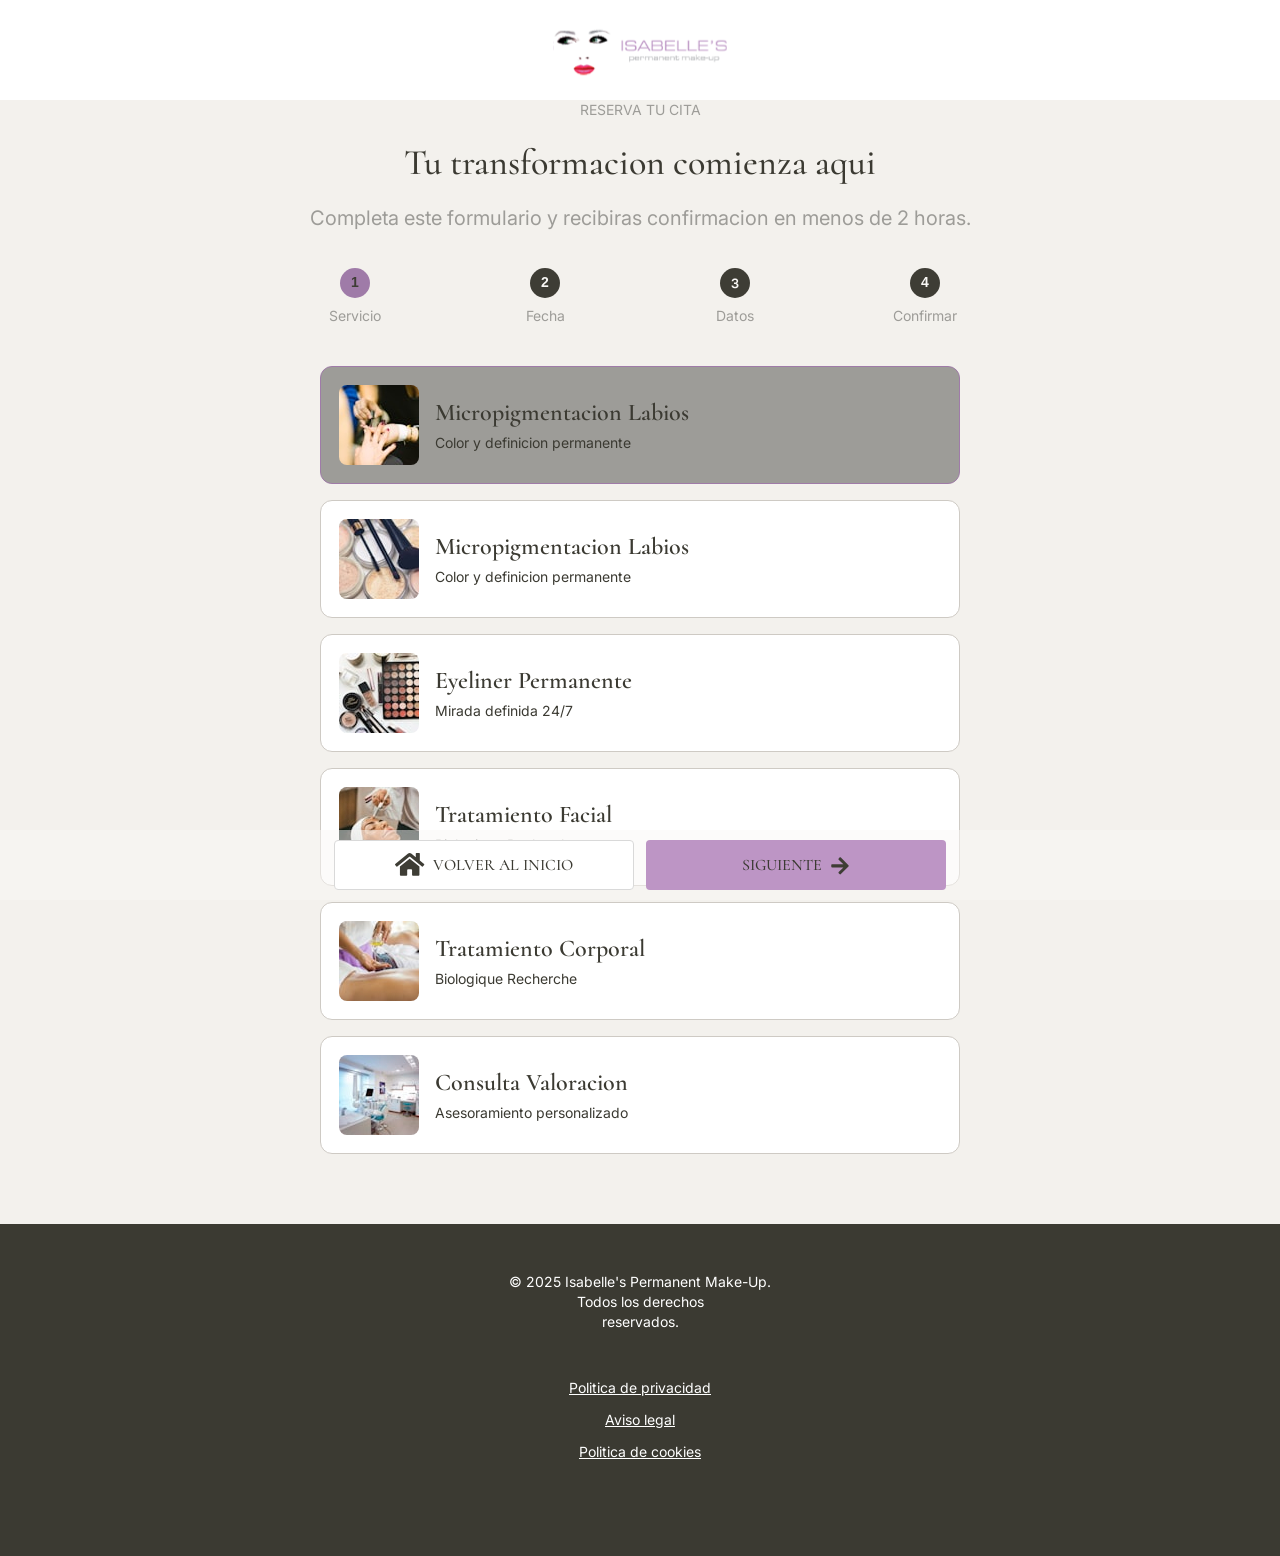
<file: pages/reservas-1.html>
<!DOCTYPE html>
<html lang="es">

<head>
  <meta charset="UTF-8" />
  <meta name="viewport" content="width=device-width, initial-scale=1.0" />
  <title>Reserva 1 | Isabelle's Permanent Make-Up</title>
  <link rel="icon" type="image/x-icon" href="../assets/gallery/icons/logo-isabelles-copia.ico" />
  <link rel="stylesheet" href="../styles/global.css" />
</head>

<body class="fondoSuave">
  <header class="headerSimple flex-center">
    <a href="../index.html" class="logoSimple" aria-label="Ir a inicio">
      <img src="../assets/gallery/icons/Logo-Isabelles.svg" alt="Isabelle's Permanent Make-Up" />
    </a>
  </header>

  <main class="catalogPage hasBottomNav" aria-label="Reserva paso 1">
    <section class="formStepIntro d-flex fd-col ai-center ta-center" aria-label="Introduccion reserva paso 1">
      <p class="txt-sec txt-14">RESERVA TU CITA</p>
      <h1 class="formStepTitle mt-6">Tu transformacion comienza aqui</h1>
      <p class="formStepText mt-6 txt-sec txt-14">
        Completa este formulario y recibiras confirmacion en menos de 2 horas.
      </p>
    </section>

    <section class="carrusel" aria-label="Progreso de reserva">
      <div class="d-flex jc-between ai-start">
        <div class="carruselItem d-flex fd-col ai-center gap-8">
          <img src="../assets/gallery/icons/numero-1-rosa.svg" alt="Paso 1 actual" class="icon-30-flex" />
          <p class="txt-sec txt-14 ta-center">Servicio</p>
        </div>
        <div class="carruselItem d-flex fd-col ai-center gap-8">
          <img src="../assets/gallery/icons/numero-2-negro.svg" alt="Paso 2 pendiente" class="icon-30-flex" />
          <p class="txt-sec txt-14 ta-center">Fecha</p>
        </div>
        <div class="carruselItem d-flex fd-col ai-center gap-8">
          <img src="../assets/gallery/icons/numero-negro.svg" alt="Paso 3 pendiente" class="icon-30-flex" />
          <p class="txt-sec txt-14 ta-center">Datos</p>
        </div>
        <div class="carruselItem d-flex fd-col ai-center gap-8">
          <img src="../assets/gallery/icons/numero-4-negro.svg" alt="Paso 4 pendiente" class="icon-30-flex" />
          <p class="txt-sec txt-14 ta-center">Confirmar</p>
        </div>
      </div>
    </section>
    <!-- formulario de servicio, cada servicio tiene id y label de titulo-->
    <fieldset class="formServicios d-flex fd-col gap-16" aria-label="Seleccion de servicio">
      <div class="formServiciosOption">
        <input class="formServiciosRadio" type="radio" id="servicio-1" name="servicio" checked />
        <label class="formServiciosCard w-100 d-flex ai-center gap-16" for="servicio-1">
          <img src="../assets/gallery/thumbnails/Hairstroke.webp" alt="Micropigmentacion labios"
            class="formServiciosThumb" width="80" height="80" />
          <span class="d-flex fd-col gap-4">
            <span class="formServiciosTitle">Micropigmentacion Labios</span>
            <span class="formServiciosDesc txt-14">Color y definicion permanente</span>
          </span>
        </label>
      </div>

      <div class="formServiciosOption">
        <input class="formServiciosRadio" type="radio" id="servicio-2" name="servicio" />
        <label class="formServiciosCard w-100 d-flex ai-center gap-16" for="servicio-2">
          <img src="../assets/gallery/thumbnails/Labios.webp" alt="Micropigmentacion labios" class="formServiciosThumb"
            width="80" height="80" />
          <span class="d-flex fd-col gap-4">
            <span class="formServiciosTitle">Micropigmentacion Labios</span>
            <span class="formServiciosDesc txt-14">Color y definicion permanente</span>
          </span>
        </label>
      </div>

      <div class="formServiciosOption">
        <input class="formServiciosRadio" type="radio" id="servicio-3" name="servicio" />
        <label class="formServiciosCard w-100 d-flex ai-center gap-16" for="servicio-3">
          <img src="../assets/gallery/thumbnails/Eyeliner.webp" alt="Eyeliner permanente" class="formServiciosThumb"
            width="80" height="80" />
          <span class="d-flex fd-col gap-4">
            <span class="formServiciosTitle">Eyeliner Permanente</span>
            <span class="formServiciosDesc txt-14">Mirada definida 24/7</span>
          </span>
        </label>
      </div>

      <div class="formServiciosOption">
        <input class="formServiciosRadio" type="radio" id="servicio-4" name="servicio" />
        <label class="formServiciosCard w-100 d-flex ai-center gap-16" for="servicio-4">
          <img src="../assets/gallery/thumbnails/Facial.webp" alt="Tratamiento facial" class="formServiciosThumb"
            width="80" height="80" />
          <span class="d-flex fd-col gap-4">
            <span class="formServiciosTitle">Tratamiento Facial</span>
            <span class="formServiciosDesc txt-14">Biologique Recherche</span>
          </span>
        </label>
      </div>

      <div class="formServiciosOption">
        <input class="formServiciosRadio" type="radio" id="servicio-5" name="servicio" />
        <label class="formServiciosCard w-100 d-flex ai-center gap-16" for="servicio-5">
          <img src="../assets/gallery/thumbnails/Corporal.webp" alt="Tratamiento corporal" class="formServiciosThumb"
            width="80" height="80" />
          <span class="d-flex fd-col gap-4">
            <span class="formServiciosTitle">Tratamiento Corporal</span>
            <span class="formServiciosDesc txt-14">Biologique Recherche</span>
          </span>
        </label>
      </div>

      <div class="formServiciosOption">
        <input class="formServiciosRadio" type="radio" id="servicio-6" name="servicio" />
        <label class="formServiciosCard w-100 d-flex ai-center gap-16" for="servicio-6">
          <img src="../assets/gallery/thumbnails/Consulta.webp" alt="Consulta valoracion" class="formServiciosThumb"
            width="80" height="80" />
          <span class="d-flex fd-col gap-4">
            <span class="formServiciosTitle">Consulta Valoracion</span>
            <span class="formServiciosDesc txt-14">Asesoramiento personalizado</span>
          </span>
        </label>
      </div>
    </fieldset>
  </main>

  <nav class="bottomNav" aria-label="Navegacion inferior">
    <div class="bottomNavList">
      <a href="../index.html" class="flex-center bottomNavBtn bottomNavBtnLight">
        <img src="../assets/gallery/icons/home.svg" alt="home" class="bottomNavIcon" width="30" height="30" />
        <span>VOLVER AL INICIO</span>
      </a>
      <a href="reservas-2.html" class="flex-center bottomNavBtn bottomNavBtnPink">
        <span>SIGUIENTE</span>
        <img src="../assets/gallery/icons/flecha-negro-derecha.svg" alt="" class="bottomNavIconSm" width="15"
          height="15" />
      </a>
    </div>
  </nav>

  <footer class="footerMp d-flex fd-col ai-center jc-center">
    <p class="footerCopy txt-14">
      &copy; 2025 Isabelle's Permanent Make-Up.<br />
      Todos los derechos<br />
      reservados.
    </p>
    <a href="privacidad.html" class="footerLink txt-14">Politica de privacidad</a>
    <a href="legal.html" class="footerLink txt-14">Aviso legal</a>
    <a href="cookies.html" class="footerLink txt-14">Politica de cookies</a>
  </footer>
  <script>
    const btnSiguiente = document.querySelector('a[href="reservas-2.html"]');

    btnSiguiente.addEventListener("click", function (e) {
      e.preventDefault();

      // Buscamos qué radio está seleccionado
      const servicioSeleccionado = document.querySelector(
        'input[name="servicio"]:checked',
      );

      // Leemos el texto del título dentro de su label
      const idServicio = servicioSeleccionado.id;
      const labelServicio = document.querySelector(
        'label[for="' + idServicio + '"]',
      );
      const textoServicio = labelServicio.querySelector(
        ".formServiciosTitle",
      ).textContent;

      // Lo guardamos en localStorage
      localStorage.setItem("reserva_servicio", textoServicio);

      window.location.href = "reservas-2.html";
    });
  </script>
</body>

</html>
</file>
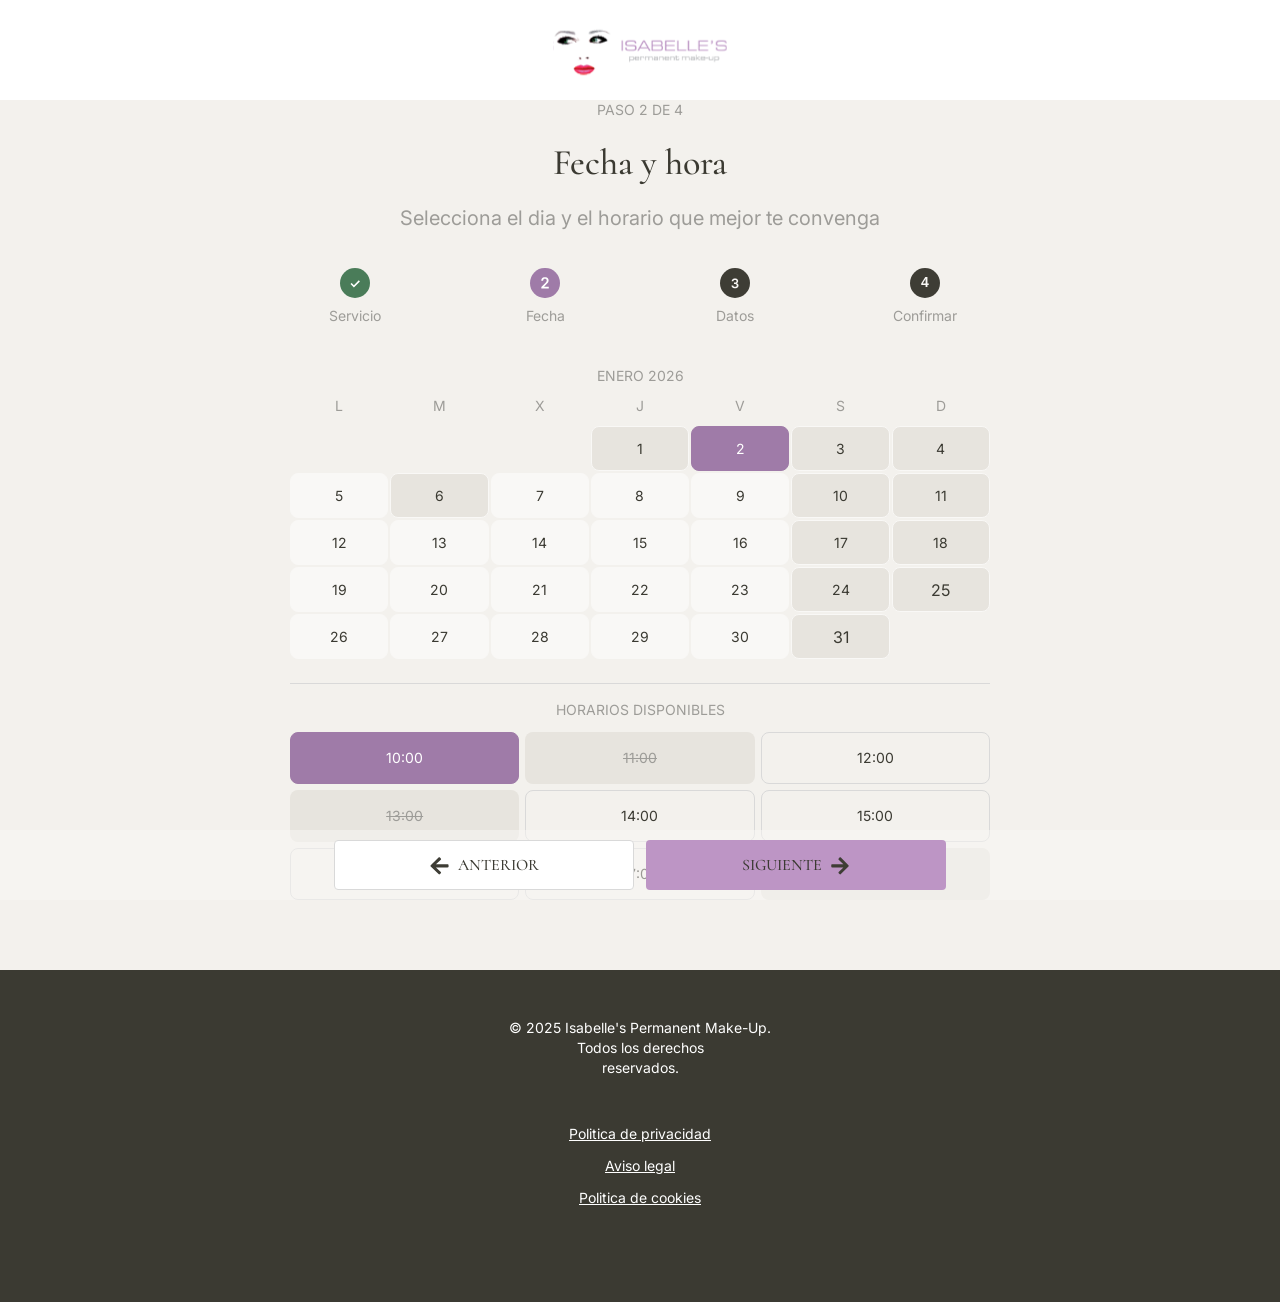
<file: pages/reservas-2.html>
<!DOCTYPE html>
<html lang="es">

<head>
  <meta charset="UTF-8" />
  <meta name="viewport" content="width=device-width, initial-scale=1.0" />
  <title>Reserva 2 | Isabelle's Permanent Make-Up</title>
  <link rel="icon" type="image/x-icon" href="../assets/gallery/icons/logo-isabelles-copia.ico" />
  <link rel="stylesheet" href="../styles/global.css" />
</head>

<body class="fondoSuave reservaPage2">
  <header class="headerSimple flex-center">
    <a href="../index.html" class="logoSimple" aria-label="Ir a inicio">
      <img src="../assets/gallery/icons/Logo-Isabelles.svg" alt="Isabelle's Permanent Make-Up" />
    </a>
  </header>

  <main class="catalogPage hasBottomNav" aria-label="Reserva paso 2">
    <section class="formStepIntro d-flex fd-col ai-center ta-center" aria-label="Introduccion reserva paso 2">
      <p class="txt-sec txt-14">PASO 2 DE 4</p>
      <h1 class="formStepTitle mt-6">Fecha y hora</h1>
      <p class="formStepText mt-6 txt-sec txt-14">
        Selecciona el dia y el horario que mejor te convenga
      </p>
    </section>
    <section class="carrusel" aria-label="Progreso de reserva">
      <div class="d-flex jc-between ai-start">
        <div class="carruselItem d-flex fd-col ai-center gap-8">
          <img src="../assets/gallery/icons/Icono-ok.svg" alt="Paso 1 completado" class="icon-30-flex" />
          <p class="txt-sec txt-14 ta-center">Servicio</p>
        </div>
        <div class="carruselItem d-flex fd-col ai-center gap-8">
          <img src="../assets/gallery/icons/numero-rosa.svg" alt="Paso 2 actual" class="icon-30-flex" />
          <p class="txt-sec txt-14 ta-center">Fecha</p>
        </div>
        <div class="carruselItem d-flex fd-col ai-center gap-8">
          <img src="../assets/gallery/icons/numero-negro.svg" alt="Paso 3 pendiente" class="icon-30-flex" />
          <p class="txt-sec txt-14 ta-center">Datos</p>
        </div>
        <div class="carruselItem d-flex fd-col ai-center gap-8">
          <img src="../assets/gallery/icons/numero-4-negro.svg" alt="Paso 4 pendiente" class="icon-30-flex" />
          <p class="txt-sec txt-14 ta-center">Confirmar</p>
        </div>
      </div>
    </section>
    <!--calendario de citas con horas, igual que en servicios con id y ahora con name-->
    <section class="calendarioReserva" aria-label="Calendario de reserva">
      <h2 class="txt-sec txt-14 ta-center">ENERO 2026</h2>

      <div class="calSemana" aria-hidden="true">
        <span class="txt-sec txt-14 ta-center">L</span>
        <span class="txt-sec txt-14 ta-center">M</span>
        <span class="txt-sec txt-14 ta-center">X</span>
        <span class="txt-sec txt-14 ta-center">J</span>
        <span class="txt-sec txt-14 ta-center">V</span>
        <span class="txt-sec txt-14 ta-center">S</span>
        <span class="txt-sec txt-14 ta-center">D</span>
      </div>

      <div class="calGrid">
        <div class="calDiaVacio" aria-hidden="true"></div>
        <div class="calDiaVacio" aria-hidden="true"></div>
        <div class="calDiaVacio" aria-hidden="true"></div>

        <div class="calDiaOption">
          <div class="calDiaLabel flex-center w-100 calDiaLabelNoDisponible txt-14" aria-disabled="true">
            1
          </div>
        </div>

        <div class="calDiaOption">
          <input class="calDiaRadio" type="radio" id="dia-2" name="fecha" checked />
          <label class="calDiaLabel flex-center w-100 txt-14" for="dia-2">2</label>
        </div>

        <div class="calDiaOption">
          <div class="calDiaLabel flex-center w-100 calDiaLabelNoDisponible txt-14" aria-disabled="true">
            3
          </div>
        </div>

        <div class="calDiaOption">
          <div class="calDiaLabel flex-center w-100 calDiaLabelNoDisponible txt-14" aria-disabled="true">
            4
          </div>
        </div>

        <div class="calDiaOption">
          <input class="calDiaRadio" type="radio" id="dia-5" name="fecha" />
          <label class="calDiaLabel flex-center w-100 txt-14" for="dia-5">5</label>
        </div>

        <div class="calDiaOption">
          <div class="calDiaLabel flex-center w-100 calDiaLabelNoDisponible txt-14" aria-disabled="true">
            6
          </div>
        </div>

        <div class="calDiaOption">
          <input class="calDiaRadio" type="radio" id="dia-7" name="fecha" />
          <label class="calDiaLabel flex-center w-100 txt-14" for="dia-7">7</label>
        </div>

        <div class="calDiaOption">
          <input class="calDiaRadio" type="radio" id="dia-8" name="fecha" />
          <label class="calDiaLabel flex-center w-100 txt-14" for="dia-8">8</label>
        </div>

        <div class="calDiaOption">
          <input class="calDiaRadio" type="radio" id="dia-9" name="fecha" />
          <label class="calDiaLabel flex-center w-100 txt-14" for="dia-9">9</label>
        </div>

        <div class="calDiaOption">
          <div class="calDiaLabel flex-center w-100 calDiaLabelNoDisponible txt-14" aria-disabled="true">
            10
          </div>
        </div>

        <div class="calDiaOption">
          <div class="calDiaLabel flex-center w-100 calDiaLabelNoDisponible txt-14" aria-disabled="true">
            11
          </div>
        </div>

        <div class="calDiaOption">
          <input class="calDiaRadio" type="radio" id="dia-12" name="fecha" />
          <label class="calDiaLabel flex-center w-100 txt-14" for="dia-12">12</label>
        </div>

        <div class="calDiaOption">
          <input class="calDiaRadio" type="radio" id="dia-13" name="fecha" />
          <label class="calDiaLabel flex-center w-100 txt-14" for="dia-13">13</label>
        </div>

        <div class="calDiaOption">
          <input class="calDiaRadio" type="radio" id="dia-14" name="fecha" />
          <label class="calDiaLabel flex-center w-100 txt-14" for="dia-14">14</label>
        </div>

        <div class="calDiaOption">
          <input class="calDiaRadio" type="radio" id="dia-15" name="fecha" />
          <label class="calDiaLabel flex-center w-100 txt-14" for="dia-15">15</label>
        </div>

        <div class="calDiaOption">
          <input class="calDiaRadio" type="radio" id="dia-16" name="fecha" />
          <label class="calDiaLabel flex-center w-100 txt-14" for="dia-16">16</label>
        </div>

        <div class="calDiaOption">
          <div class="calDiaLabel flex-center w-100 calDiaLabelNoDisponible txt-14" aria-disabled="true">
            17
          </div>
        </div>

        <div class="calDiaOption">
          <div class="calDiaLabel flex-center w-100 calDiaLabelNoDisponible txt-14" aria-disabled="true">
            18
          </div>
        </div>

        <div class="calDiaOption">
          <input class="calDiaRadio" type="radio" id="dia-19" name="fecha" />
          <label class="calDiaLabel flex-center w-100 txt-14" for="dia-19">19</label>
        </div>

        <div class="calDiaOption">
          <input class="calDiaRadio" type="radio" id="dia-20" name="fecha" />
          <label class="calDiaLabel flex-center w-100 txt-14" for="dia-20">20</label>
        </div>

        <div class="calDiaOption">
          <input class="calDiaRadio" type="radio" id="dia-21" name="fecha" />
          <label class="calDiaLabel flex-center w-100 txt-14" for="dia-21">21</label>
        </div>

        <div class="calDiaOption">
          <input class="calDiaRadio" type="radio" id="dia-22" name="fecha" />
          <label class="calDiaLabel flex-center w-100 txt-14" for="dia-22">22</label>
        </div>

        <div class="calDiaOption">
          <input class="calDiaRadio" type="radio" id="dia-23" name="fecha" />
          <label class="calDiaLabel flex-center w-100 txt-14" for="dia-23">23</label>
        </div>

        <div class="calDiaOption">
          <div class="calDiaLabel flex-center w-100 calDiaLabelNoDisponible txt-14" aria-disabled="true">
            24
          </div>
        </div>

        <div class="calDiaOption">
          <div class="calDiaLabel flex-center w-100 calDiaLabelNoDisponible" aria-disabled="true">
            25
          </div>
        </div>

        <div class="calDiaOption">
          <input class="calDiaRadio" type="radio" id="dia-26" name="fecha" />
          <label class="calDiaLabel flex-center w-100 txt-14" for="dia-26">26</label>
        </div>

        <div class="calDiaOption">
          <input class="calDiaRadio" type="radio" id="dia-27" name="fecha" />
          <label class="calDiaLabel flex-center w-100 txt-14" for="dia-27">27</label>
        </div>

        <div class="calDiaOption">
          <input class="calDiaRadio" type="radio" id="dia-28" name="fecha" />
          <label class="calDiaLabel flex-center w-100 txt-14" for="dia-28">28</label>
        </div>

        <div class="calDiaOption">
          <input class="calDiaRadio" type="radio" id="dia-29" name="fecha" />
          <label class="calDiaLabel flex-center w-100 txt-14" for="dia-29">29</label>
        </div>

        <div class="calDiaOption">
          <input class="calDiaRadio" type="radio" id="dia-30" name="fecha" />
          <label class="calDiaLabel flex-center w-100 txt-14" for="dia-30">30</label>
        </div>

        <div class="calDiaOption">
          <div class="calDiaLabel flex-center w-100 calDiaLabelNoDisponible" aria-disabled="true">
            31
          </div>
        </div>
      </div>
    </section>

    <section class="horariosReserva" aria-label="Horarios disponibles">
      <h2 class="txt-sec txt-14 ta-center">HORARIOS DISPONIBLES</h2>

      <div class="horariosGrid mt-12">
        <div class="horarioOption minh-52">
          <input class="horarioRadio" type="radio" id="hora-10" name="hora" checked />
          <label class="horarioLabel flex-center w-100 minh-52 txt-14" for="hora-10">10:00</label>
        </div>

        <div class="horarioOption minh-52">
          <div class="horarioNoDisponible flex-center w-100 minh-52 txt-14" aria-disabled="true">
            11:00
          </div>
        </div>

        <div class="horarioOption minh-52">
          <input class="horarioRadio" type="radio" id="hora-12" name="hora" />
          <label class="horarioLabel flex-center w-100 minh-52 txt-14" for="hora-12">12:00</label>
        </div>

        <div class="horarioOption minh-52">
          <div class="horarioNoDisponible flex-center w-100 minh-52 txt-14" aria-disabled="true">
            13:00
          </div>
        </div>

        <div class="horarioOption minh-52">
          <input class="horarioRadio" type="radio" id="hora-14" name="hora" />
          <label class="horarioLabel flex-center w-100 minh-52 txt-14" for="hora-14">14:00</label>
        </div>

        <div class="horarioOption minh-52">
          <input class="horarioRadio" type="radio" id="hora-15" name="hora" />
          <label class="horarioLabel flex-center w-100 minh-52 txt-14" for="hora-15">15:00</label>
        </div>

        <div class="horarioOption minh-52">
          <input class="horarioRadio" type="radio" id="hora-16" name="hora" />
          <label class="horarioLabel flex-center w-100 minh-52 txt-14" for="hora-16">16:00</label>
        </div>

        <div class="horarioOption minh-52">
          <input class="horarioRadio" type="radio" id="hora-17" name="hora" />
          <label class="horarioLabel flex-center w-100 minh-52 txt-14" for="hora-17">17:00</label>
        </div>

        <div class="horarioOption minh-52">
          <div class="horarioNoDisponible flex-center w-100 minh-52 txt-14" aria-disabled="true">
            18:00
          </div>
        </div>
      </div>
    </section>
  </main>

  <nav class="bottomNav" aria-label="Navegacion inferior">
    <div class="bottomNavList">
      <a href="reservas-1.html" class="flex-center bottomNavBtn bottomNavBtnLight">
        <img src="../assets/gallery/icons/flecha-negro.svg" alt="next" class="bottomNavIconSm" width="15" height="15" />
        <span>ANTERIOR</span>
      </a>
      <a href="reservas-3.html" class="flex-center bottomNavBtn bottomNavBtnPink">
        <span>SIGUIENTE</span>
        <img src="../assets/gallery/icons/flecha-negro-derecha.svg" alt="" class="bottomNavIconSm" width="15"
          height="15" />
      </a>
    </div>
  </nav>

  <footer class="footerMp d-flex fd-col ai-center jc-center">
    <p class="footerCopy txt-14">
      &copy; 2025 Isabelle's Permanent Make-Up.<br />
      Todos los derechos<br />
      reservados.
    </p>
    <a href="privacidad.html" class="footerLink txt-14">Politica de privacidad</a>
    <a href="legal.html" class="footerLink txt-14">Aviso legal</a>
    <a href="cookies.html" class="footerLink txt-14">Politica de cookies</a>
  </footer>
  <script>
    const btnSiguiente = document.querySelector('a[href="reservas-3.html"]');

    btnSiguiente.addEventListener("click", function (e) {
      e.preventDefault();

      // Leemos el día seleccionado
      const diaSeleccionado = document.querySelector(
        'input[name="fecha"]:checked',
      );
      const textoDia = document
        .querySelector('label[for="' + diaSeleccionado.id + '"]')
        .textContent.trim();

      // Leemos la hora
      const horaSeleccionada = document.querySelector(
        'input[name="hora"]:checked',
      );
      const textoHora = document
        .querySelector('label[for="' + horaSeleccionada.id + '"]')
        .textContent.trim();

      // Guardamos en localStorage porque es un proyecto de estudios. Habría que usar una base de datos real, pero para pruebas es suficiente.
      localStorage.setItem("reserva_dia", textoDia);
      localStorage.setItem("reserva_hora", textoHora);

      window.location.href = "reservas-3.html";
    });
  </script>
</body>

</html>
</file>
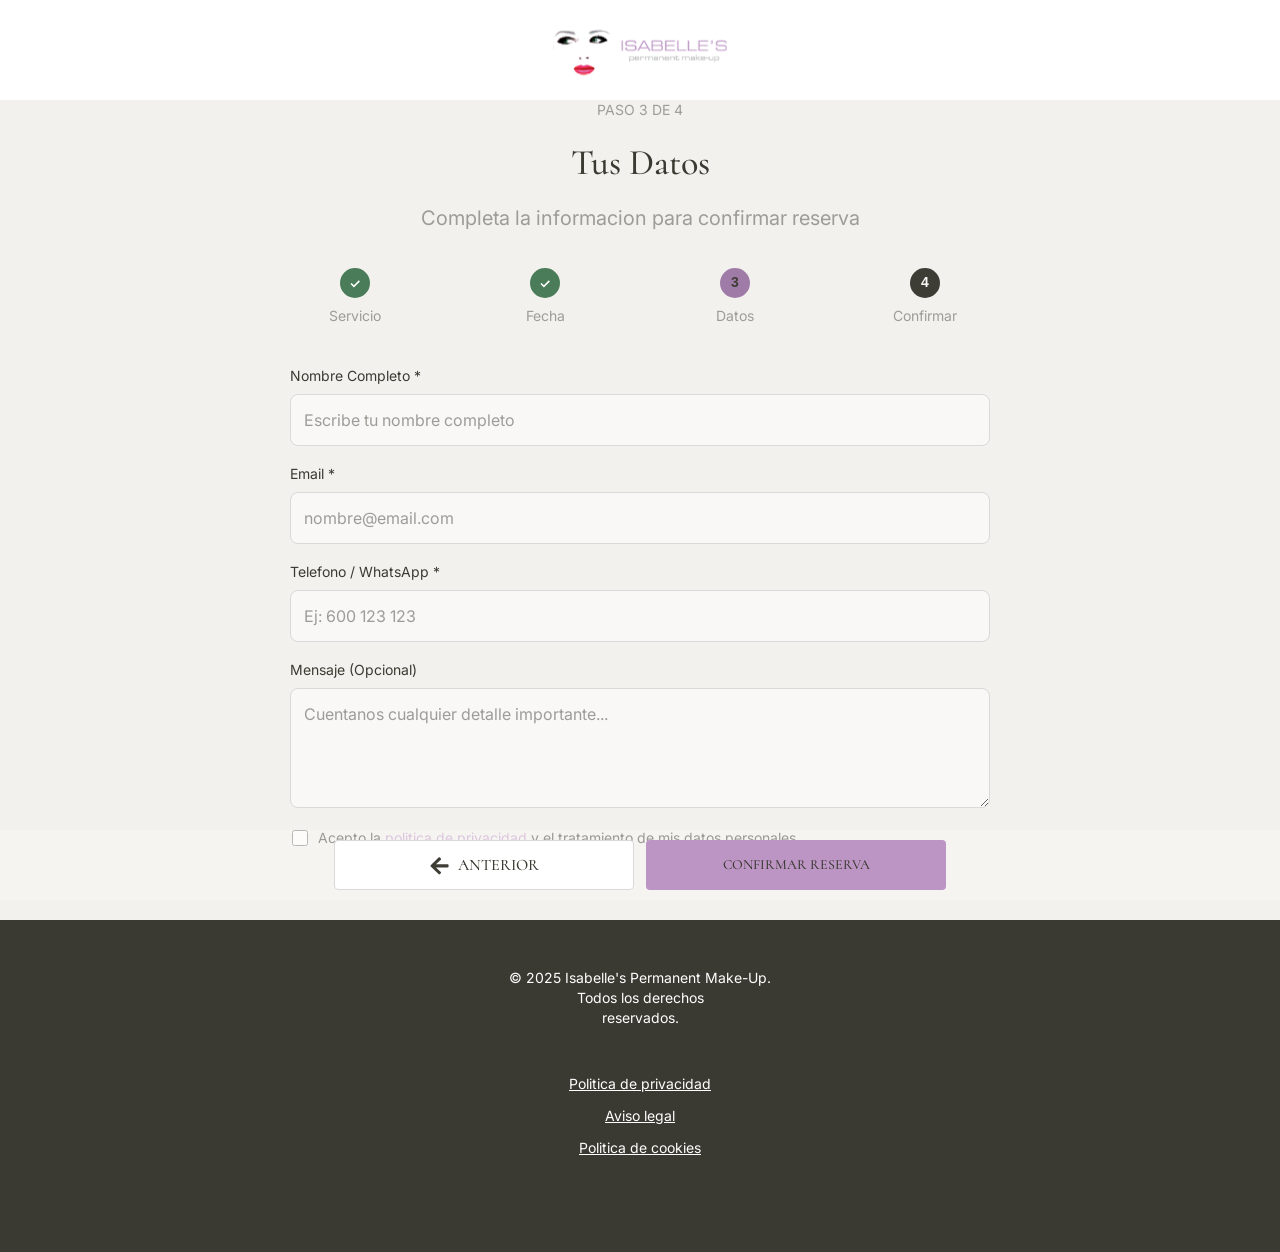
<file: pages/reservas-3.html>
<!DOCTYPE html>
<html lang="es">

<head>
  <meta charset="UTF-8" />
  <meta name="viewport" content="width=device-width, initial-scale=1.0" />
  <title>Reserva 3 | Isabelle's Permanent Make-Up</title>
  <link rel="icon" type="image/x-icon" href="../assets/gallery/icons/logo-isabelles-copia.ico" />
  <link rel="stylesheet" href="../styles/global.css" />
</head>

<body class="fondoSuave reservaPage3">
  <header class="headerSimple flex-center">
    <a href="../index.html" class="logoSimple" aria-label="Ir a inicio">
      <img src="../assets/gallery/icons/Logo-Isabelles.svg" alt="Isabelle's Permanent Make-Up" />
    </a>
  </header>

  <main class="catalogPage hasBottomNav" aria-label="Reserva paso 3">
    <section class="formStepIntro d-flex fd-col ai-center ta-center" aria-label="Introduccion reserva paso 3">
      <p class="txt-sec txt-14">PASO 3 DE 4</p>
      <h1 class="formStepTitle mt-6">Tus Datos</h1>
      <p class="formStepText mt-6 txt-sec txt-14">
        Completa la informacion para confirmar reserva
      </p>
    </section>

    <section class="carrusel" aria-label="Progreso de reserva">
      <div class="d-flex jc-between ai-start">
        <div class="carruselItem d-flex fd-col ai-center gap-8">
          <img src="../assets/gallery/icons/Icono-ok.svg" alt="Paso 1 completado" class="icon-30-flex" />
          <p class="txt-sec txt-14 ta-center">Servicio</p>
        </div>
        <div class="carruselItem d-flex fd-col ai-center gap-8">
          <img src="../assets/gallery/icons/Icono-ok.svg" alt="Paso 2 completado" class="icon-30-flex" />
          <p class="txt-sec txt-14 ta-center">Fecha</p>
        </div>
        <div class="carruselItem d-flex fd-col ai-center gap-8">
          <img src="../assets/gallery/icons/numero-3-rosa.svg" alt="Paso 3 actual" class="icon-30-flex" />
          <p class="txt-sec txt-14 ta-center">Datos</p>
        </div>
        <div class="carruselItem d-flex fd-col ai-center gap-8">
          <img src="../assets/gallery/icons/numero-4-negro.svg" alt="Paso 4 pendiente" class="icon-30-flex" />
          <p class="txt-sec txt-14 ta-center">Confirmar</p>
        </div>
      </div>
    </section>
    <!--formulario con id=reserva-dtos-form con inputs con id y name -->
    <section class="reservaDatos" aria-label="Formulario de contacto">
      <form id="reserva-datos-form" class="d-flex fd-col gap-18">
        <div class="d-flex fd-col gap-8">
          <label class="reservaDatosLabel txt-14" for="reserva-nombre">Nombre Completo *</label>
          <input id="reserva-nombre" class="reservaDatosInput w-100 minh-52 txt-16 lh-20 fw-400" type="text"
            name="nombre" placeholder="Escribe tu nombre completo" autocomplete="name" required />
          <p class="reservaDatosError txt-14">Campo obligatorio</p>
        </div>

        <div class="d-flex fd-col gap-8">
          <label class="reservaDatosLabel txt-14" for="reserva-email">Email *</label>
          <input id="reserva-email" class="reservaDatosInput w-100 minh-52 txt-16 lh-20 fw-400" type="email"
            name="email" placeholder="nombre@email.com" autocomplete="email" required />
          <p class="reservaDatosError txt-14">Introduzca un email valido</p>
        </div>

        <div class="d-flex fd-col gap-8">
          <label class="reservaDatosLabel txt-14" for="reserva-telefono">Telefono / WhatsApp *</label>
          <input id="reserva-telefono" class="reservaDatosInput w-100 minh-52 txt-16 lh-20 fw-400" type="tel"
            name="telefono" placeholder="Ej: 600 123 123" autocomplete="tel" required />
          <p class="reservaDatosError txt-14">Campo obligatorio</p>
        </div>

        <div class="d-flex fd-col gap-8">
          <label class="reservaDatosLabel txt-14" for="reserva-mensaje">Mensaje (Opcional)</label>
          <textarea id="reserva-mensaje" class="reservaDatosTextarea w-100 txt-16 lh-20 fw-400" name="mensaje"
            placeholder="Cuentanos cualquier detalle importante..." rows="4"></textarea>
        </div>

        <div class="reservaDatosCheck d-flex ai-start gap-10">
          <input id="reserva-privacidad" class="reservaDatosCheckInput" type="checkbox" name="privacidad" required />
          <label class="reservaDatosCheckLabel txt-14" for="reserva-privacidad">
            Acepto la
            <a class="reservaDatosCheckLink txt-14 fw-700" href="privacidad.html">politica de privacidad</a>
            y el tratamiento de mis datos personales.
          </label>
        </div>
      </form>
    </section>
  </main>

  <nav class="bottomNav" aria-label="Navegacion inferior">
    <div class="bottomNavList">
      <a href="reservas-2.html" class="flex-center bottomNavBtn bottomNavBtnLight">
        <img src="../assets/gallery/icons/flecha-negro.svg" alt="next" class="bottomNavIconSm" width="15" height="15" />
        <span>ANTERIOR</span>
      </a>
      <button type="button" id="btn-confirmar" class="flex-center bottomNavBtn bottomNavBtnPink bottomNavBtnWideText"
        aria-label="Confirmar reserva">
        <span>CONFIRMAR RESERVA</span>
      </button>
    </div>
  </nav>

  <footer class="footerMp d-flex fd-col ai-center jc-center">
    <p class="footerCopy txt-14">
      &copy; 2025 Isabelle's Permanent Make-Up.<br />
      Todos los derechos<br />
      reservados.
    </p>
    <a href="privacidad.html" class="footerLink txt-14">Politica de privacidad</a>
    <a href="legal.html" class="footerLink txt-14">Aviso legal</a>
    <a href="cookies.html" class="footerLink txt-14">Politica de cookies</a>
  </footer>
  <script>
    /*Cogemos elementos del formulario*/
    console.log("script activo");
    const btnConfirmar = document.getElementById("btn-confirmar");
    btnConfirmar.addEventListener("click", function () {
      console.log("boton activo");
      const nombre = document.getElementById("reserva-nombre");
      const email = document.getElementById("reserva-email");
      const telefono = document.getElementById("reserva-telefono");
      const privacidad = document.getElementById("reserva-privacidad");
      const mensaje = document.getElementById("reserva-mensaje");

      // Quitamos errores anteriores
      [nombre, email, telefono, privacidad].forEach(function (campo) {
        campo.classList.remove("error");
      });

      // Controlador de errores. Para y añade clase error sino se cumple.
      let hayError = false;
      if (!nombre.value.trim()) { nombre.classList.add("error"); hayError = true; }
      if (!email.validity.valid) { email.classList.add("error"); hayError = true; }
      if (!telefono.value.trim()) { telefono.classList.add("error"); hayError = true; }
      if (!privacidad.checked) { privacidad.classList.add("error"); hayError = true; }
      if (hayError) return;

      // Guarda los datos
      localStorage.setItem("reserva_nombre", nombre.value.trim());
      localStorage.setItem("reserva_email", email.value.trim());
      localStorage.setItem("reserva_telefono", telefono.value.trim());
      localStorage.setItem("reserva_mensaje", mensaje.value.trim());
      window.location.href = "reservas-4.html";
    });
  </script>
</body>

</html>
</file>
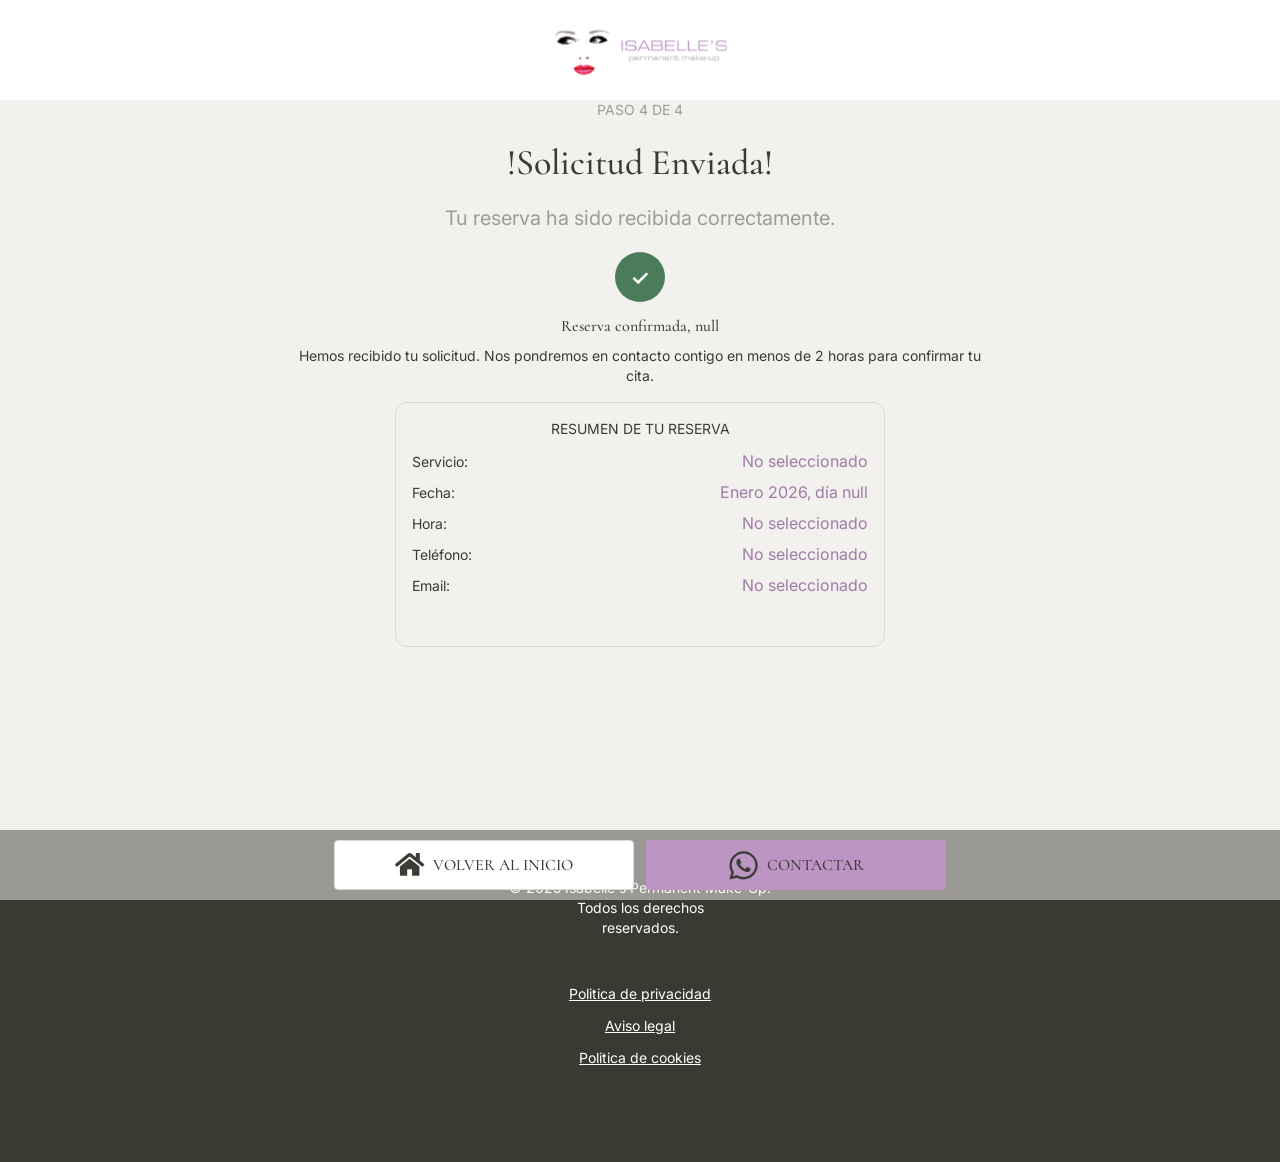
<file: pages/reservas-4.html>
<!DOCTYPE html>
<html lang="es">

<head>
  <meta charset="UTF-8" />
  <meta name="viewport" content="width=device-width, initial-scale=1.0" />
  <title>Reserva 4 | Isabelle's Permanent Make-Up</title>
  <link rel="icon" type="image/x-icon" href="../assets/gallery/icons/logo-isabelles-copia.ico" />
  <link rel="stylesheet" href="../styles/global.css" />
</head>

<body class="fondoSuave reservaPage4">
  <header class="headerSimple flex-center">
    <a href="../index.html" class="logoSimple" aria-label="Ir a inicio">
      <img src="../assets/gallery/icons/Logo-Isabelles.svg" alt="Isabelle's Permanent Make-Up" />
    </a>
  </header>

  <main class="catalogPage hasBottomNav" aria-label="Reserva paso 4">
    <section class="formStepIntro d-flex fd-col ai-center ta-center" aria-label="Introduccion reserva paso 4">
      <p class="txt-sec txt-14">PASO 4 DE 4</p>
      <h1 class="formStepTitle mt-6">!Solicitud Enviada!</h1>
      <p class="formStepText mt-6 txt-sec txt-14">
        Tu reserva ha sido recibida correctamente.
      </p>
    </section>

    <section class="reservaConfirmacion d-flex fd-col ai-center ta-center" aria-label="Confirmacion de reserva">
      <img src="../assets/gallery/icons/Icono-ok.svg" alt="Reserva confirmada" class="reservaConfirmacionIcon"
        width="50" height="50" />
      <h2 class="reservaConfirmacionTitle mt-12 txt-titulo-16">
        RESERVA CONFIRMADA
      </h2>
      <p class="reservaConfirmacionText txt-14">
        Hemos recibido tu solicitud. Nos pondremos en contacto contigo en
        menos de 2 horas para confirmar tu cita.
      </p>

      <div class="reservaResumenCard" aria-label="Resumen de reserva">
        <h3 class="reservaResumenTitle txt-14">RESUMEN DE TU RESERVA</h3>
        <div class="mt-12 d-flex fd-col gap-10">
          <div class="d-flex ai-baseline jc-between gap-12">
            <p class="reservaResumenKey txt-14">Servicio:</p>
            <p class="reservaResumenValue txt-16 lh-20 fw-400"></p>
          </div>
          <div class="d-flex ai-baseline jc-between gap-12">
            <p class="reservaResumenKey txt-14">Fecha:</p>
            <p class="reservaResumenValue txt-16 lh-20 fw-400"></p>
          </div>
          <div class="d-flex ai-baseline jc-between gap-12">
            <p class="reservaResumenKey txt-14">Hora:</p>
            <p class="reservaResumenValue txt-16 lh-20 fw-400"></p>
          </div>
          <div class="d-flex ai-baseline jc-between gap-12">
            <p class="reservaResumenKey txt-14">Teléfono:</p>
            <p class="reservaResumenValue txt-16 lh-20 fw-400"></p>
          </div>
          <div class="d-flex ai-baseline jc-between gap-12">
            <p class="reservaResumenKey txt-14">Email:</p>
            <p class="reservaResumenValue txt-16 lh-20 fw-400"></p>
          </div>
        </div>
      </div>
    </section>
  </main>

  <nav class="bottomNav" aria-label="Navegacion inferior">
    <div class="bottomNavList">
      <a href="../index.html" class="flex-center bottomNavBtn bottomNavBtnLight">
        <img src="../assets/gallery/icons/home.svg" alt="" class="bottomNavIcon" width="30" height="30" />
        <span>VOLVER AL INICIO</span>
      </a>
      <a href="../index.html#section6-contact" class="flex-center bottomNavBtn bottomNavBtnPink">
        <img src="../assets/gallery/icons/whatsapp-3E3D35.svg" alt="" class="bottomNavIcon" width="30" height="30" />
        <span>CONTACTAR</span>
      </a>
    </div>
  </nav>

  <footer class="footerMp d-flex fd-col ai-center jc-center">
    <p class="footerCopy txt-14">
      &copy; 2025 Isabelle's Permanent Make-Up.<br />
      Todos los derechos<br />
      reservados.
    </p>
    <a href="privacidad.html" class="footerLink txt-14">Politica de privacidad</a>
    <a href="legal.html" class="footerLink txt-14">Aviso legal</a>
    <a href="cookies.html" class="footerLink txt-14">Politica de cookies</a>
  </footer>
  <script>
    console.log(localStorage.getItem("reserva_nombre"));
    console.log(localStorage.getItem("reserva_telefono"));
    console.log(localStorage.getItem("reserva_email"));
    // Leemos todo lo guardado en localStorage
    const servicio = localStorage.getItem("reserva_servicio");
    const dia = localStorage.getItem("reserva_dia");
    const hora = localStorage.getItem("reserva_hora");
    const nombre = localStorage.getItem("reserva_nombre");
    const telefono = localStorage.getItem("reserva_telefono");
    const email = localStorage.getItem("reserva_email");

    // Buscamos los elementos del resumen por su clase y posición
    const valores = document.querySelectorAll(".reservaResumenValue");

    // El orden en el HTML es: Servicio, Fecha, Hora, Teléfono y Email
    valores[0].textContent = servicio || "No seleccionado";
    valores[1].textContent = "Enero 2026, día " + dia;
    valores[2].textContent = hora || "No seleccionado";
    valores[3].textContent = telefono || "No seleccionado";
    valores[4].textContent = email || "No seleccionado";

    // También actualizamos el título con el nombre
    const titulo = document.querySelector(".reservaConfirmacionTitle");
    titulo.textContent = "Reserva confirmada, " + nombre;

    // Limpio localStorage al llegar a la confirmación
    localStorage.removeItem("reserva_servicio");
    localStorage.removeItem("reserva_dia");
    localStorage.removeItem("reserva_hora");
    localStorage.removeItem("reserva_nombre");
    localStorage.removeItem("reserva_email");
    localStorage.removeItem("reserva_telefono");
    localStorage.removeItem("reserva_mensaje");
  </script>
</body>

</html>
</file>
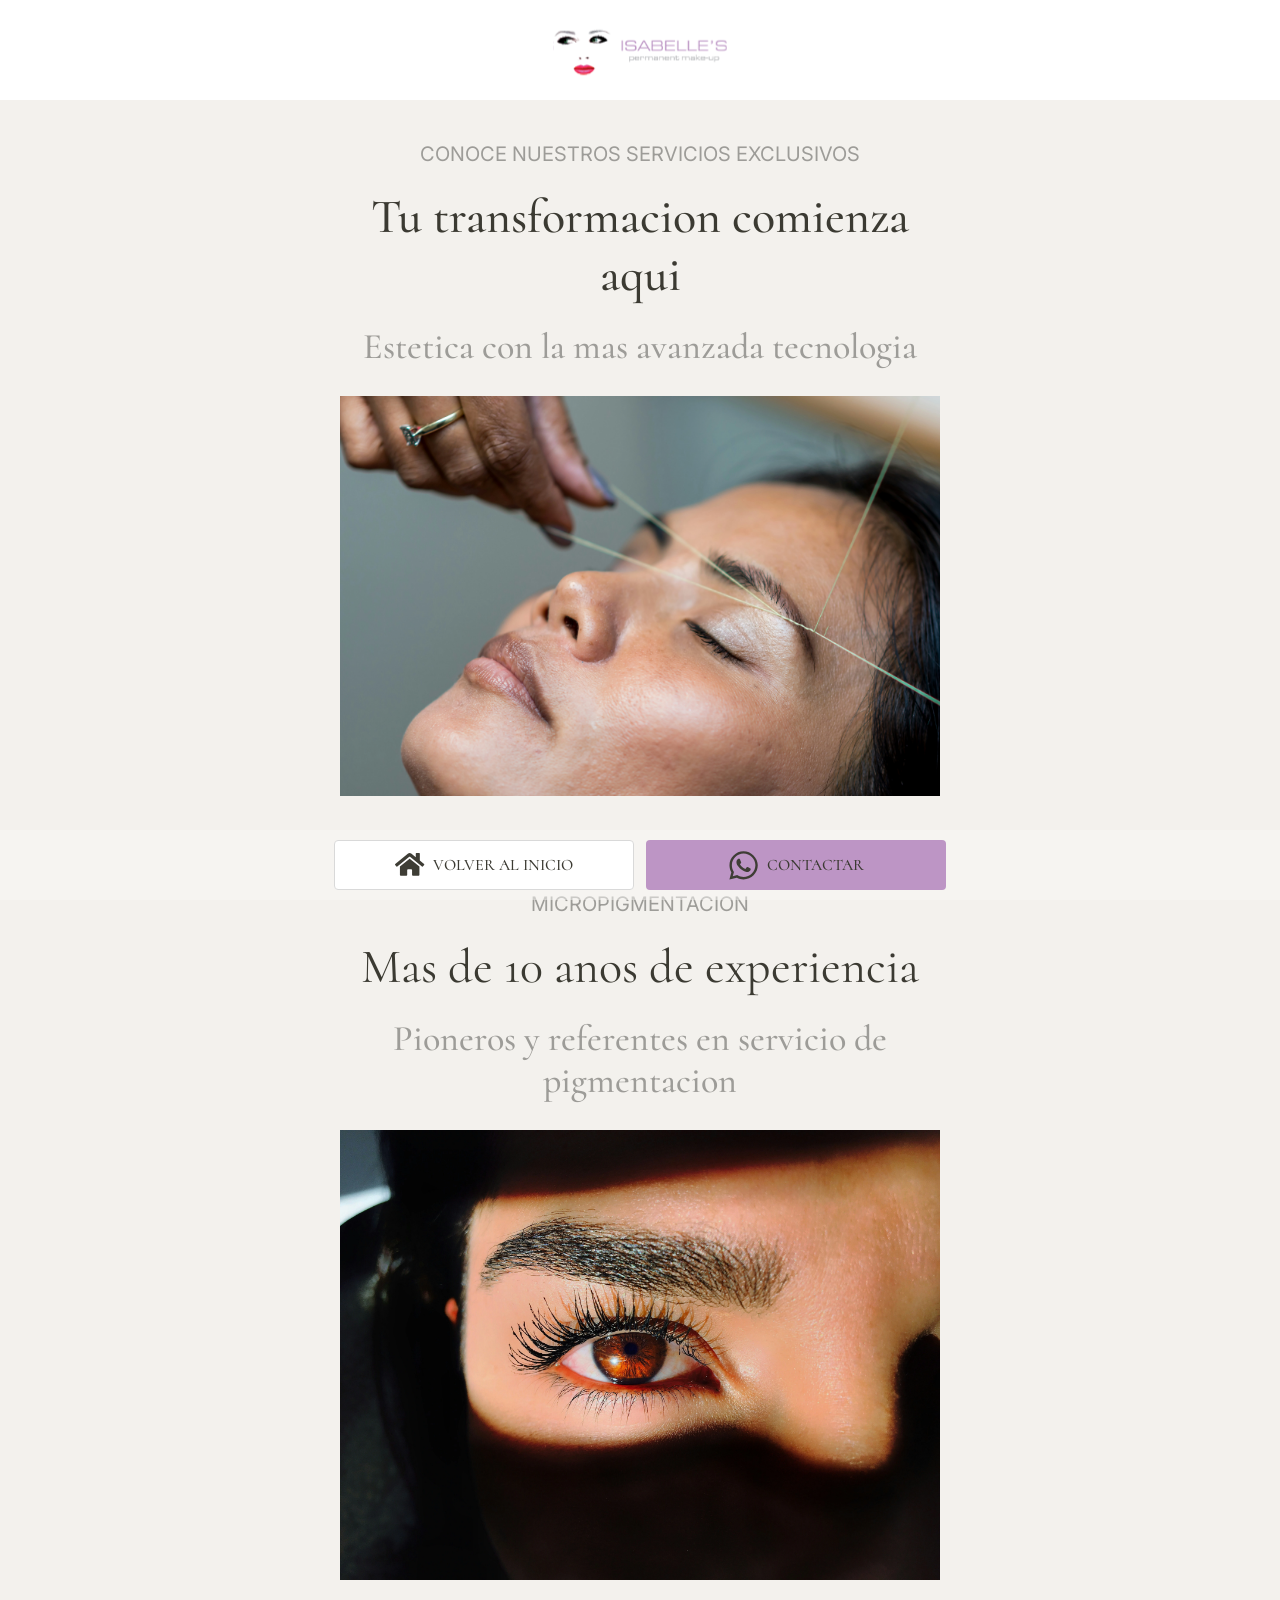
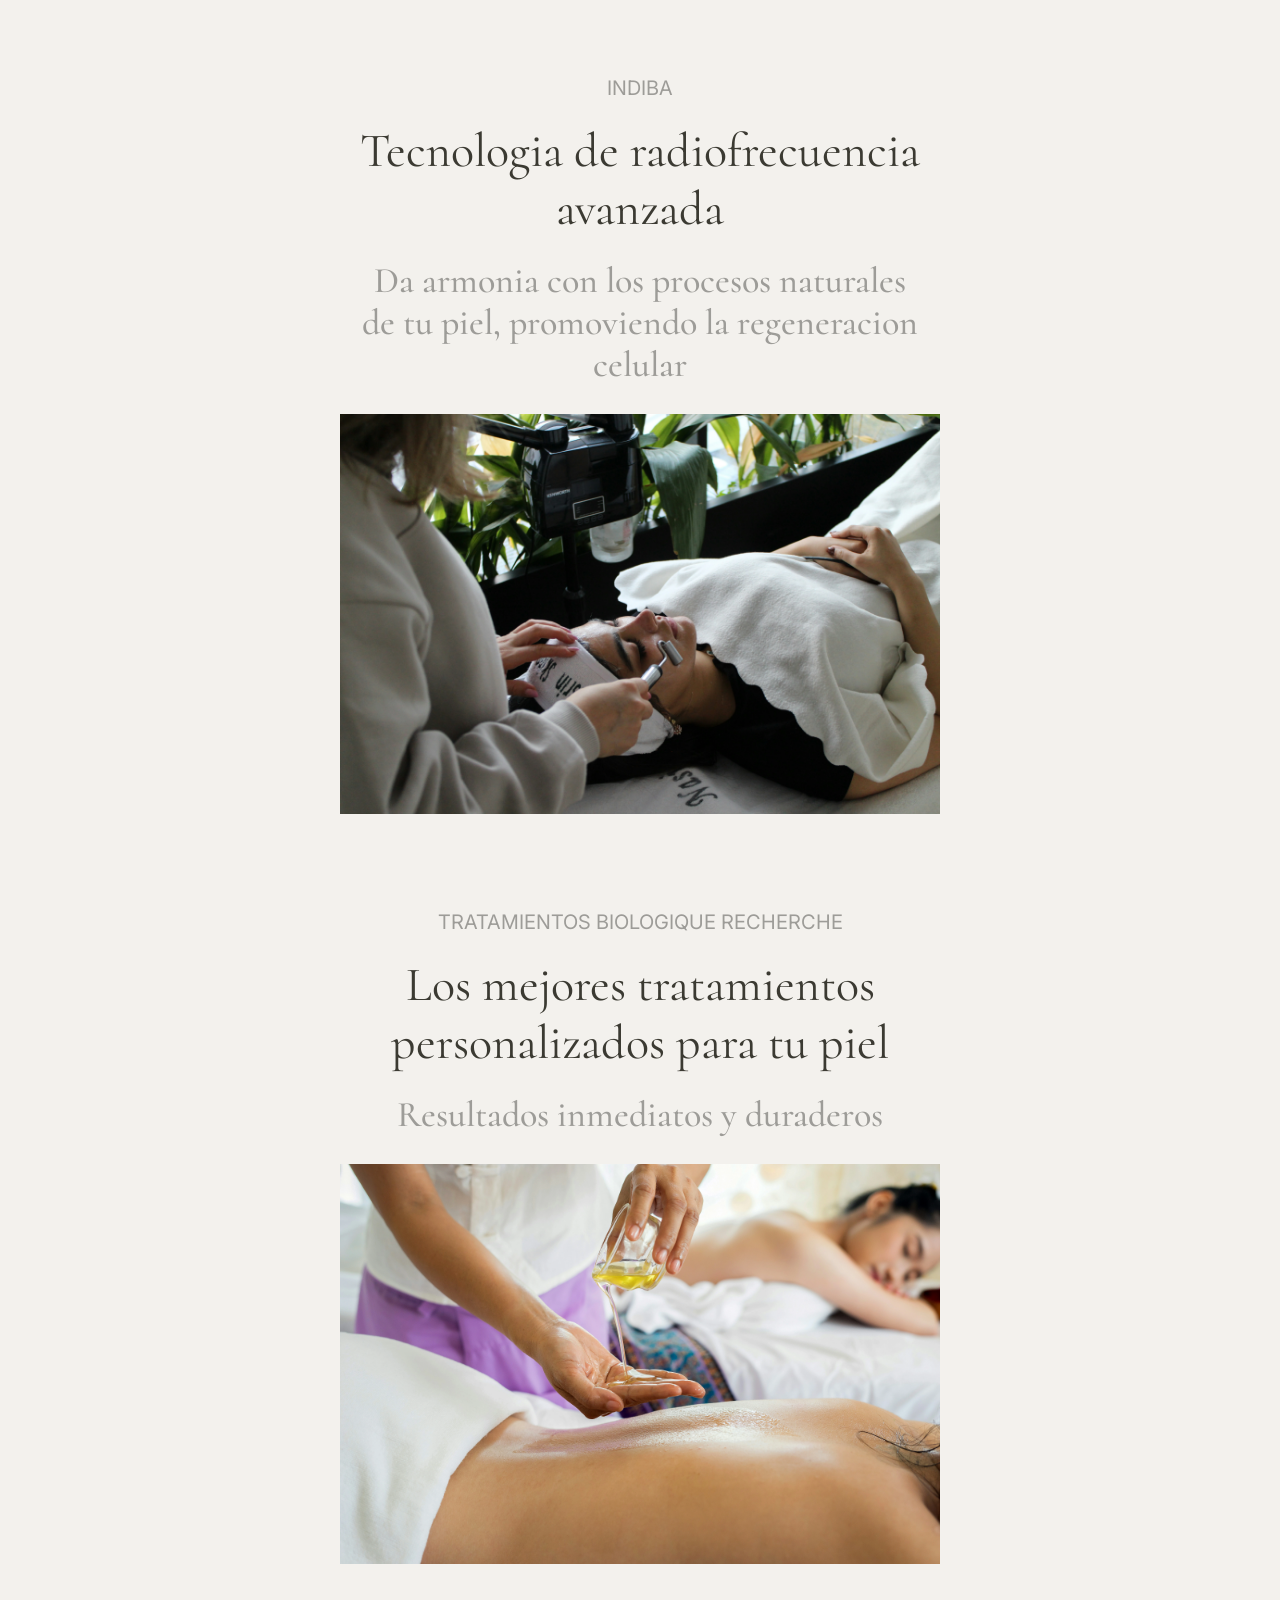
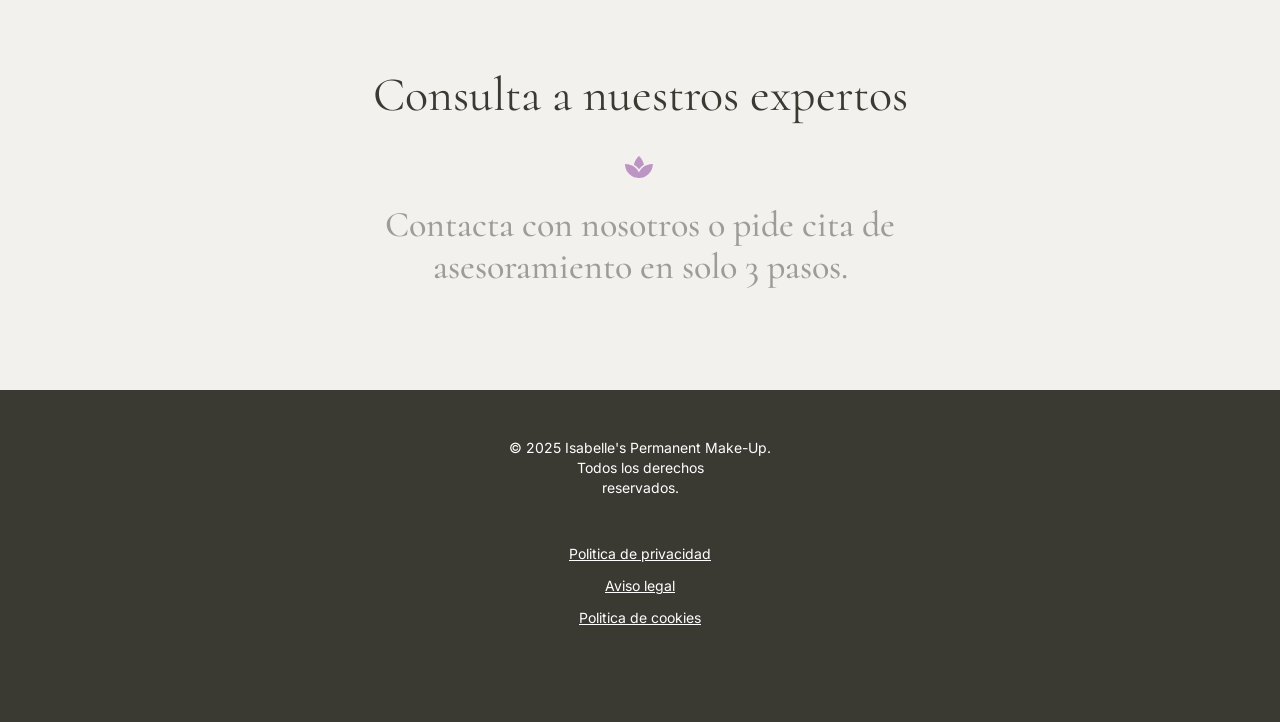
<file: pages/services.html>
<!DOCTYPE html>
<html lang="es">

<head>
  <meta charset="UTF-8" />
  <meta name="viewport" content="width=device-width, initial-scale=1.0" />
  <title>Servicios | Isabelle's Permanent Make-Up</title>
  <link rel="icon" type="image/x-icon" href="../assets/gallery/icons/logo-isabelles-copia.ico" />
  <link rel="stylesheet" href="../styles/global.css" />
</head>

<body class="fondoSuave">
  <header class="headerSimple flex-center">
    <a href="../index.html" class="logoSimple" aria-label="Ir a inicio">
      <img src="../assets/gallery/icons/Logo-Isabelles.svg" alt="Isabelle's Permanent Make-Up" />
    </a>
  </header>

  <main id="main-services" class="catalogPage hasBottomNav" aria-label="Pagina de servicios">
    <section class="catalogCards d-flex fd-col ai-center w-100 gap-32" aria-label="Listado de servicios">
      <article class="catalogCard d-flex fd-col ai-center" aria-label="Servicio destacado 1">
        <p class="catalogSubtitle txt-sec txt-14 ta-center">
          CONOCE NUESTROS SERVICIOS EXCLUSIVOS
        </p>
        <h1 class="catalogCardTitle mt-6 ta-center">
          Tu transformacion comienza aqui
        </h1>
        <p class="catalogCardText mt-6 txt-sec txt-titulo-16 ta-center">
          Estetica con la mas avanzada tecnologia
        </p>
        <img src="../assets/gallery/images/servicio-diseno-cejas-con-hilo.webp" alt="Servicio de estetica avanzada"
          class="catalogCardImg" width="260" height="195" />
      </article>

      <article class="catalogCard d-flex fd-col ai-center" aria-label="Servicio destacado 2">
        <p class="catalogSubtitle txt-sec txt-14 ta-center">
          MICROPIGMENTACION
        </p>
        <h2 class="h2-catalog mt-6">Mas de 10 anos de experiencia</h2>
        <p class="catalogCardText mt-6 txt-sec txt-titulo-16 ta-center">
          Pioneros y referentes en servicio de pigmentacion
        </p>
        <img src="../assets/gallery/images/unsplash-foto-primer-plano-ojo-rojo-mujer.webp"
          alt="Primer plano de ojo para servicio de micropigmentacion" class="catalogCardImg" width="260"
          height="195" />
      </article>

      <article class="catalogCard d-flex fd-col ai-center" aria-label="Servicio destacado 3">
        <p class="catalogSubtitle txt-sec txt-14 ta-center">INDIBA</p>
        <h2 class="h2-catalog mt-6">
          Tecnologia de radiofrecuencia avanzada
        </h2>
        <p class="catalogCardText mt-6 txt-sec txt-titulo-16 ta-center">
          Da armonia con los procesos naturales de tu piel, promoviendo la
          regeneracion celular
        </p>
        <img src="../assets/gallery/images/unsplash-tratamiento-facial-camilla.webp"
          alt="Tratamiento INDIBA con radiofrecuencia avanzada" class="catalogCardImg" width="260" height="195" />
      </article>

      <article class="catalogCard d-flex fd-col ai-center" aria-label="Servicio destacado 4">
        <p class="catalogSubtitle txt-sec txt-14 ta-center">
          TRATAMIENTOS BIOLOGIQUE RECHERCHE
        </p>
        <h2 class="h2-catalog mt-6">
          Los mejores tratamientos personalizados para tu piel
        </h2>
        <p class="catalogCardText mt-6 txt-sec txt-titulo-16 ta-center">
          Resultados inmediatos y duraderos
        </p>
        <img src="../assets/gallery/images/unsplash-mujer-acostada-posicion-prona.webp"
          alt="Tratamiento Biologique Recherche personalizado para la piel" class="catalogCardImg" width="260"
          height="195" />
      </article>

      <article class="catalogCard d-flex fd-col ai-center" aria-label="Consulta a nuestros expertos">
        <h2 class="h2-catalog mt-6">Consulta a nuestros expertos</h2>
        <img src="../assets/gallery/icons/icono-lista.svg" alt="" class="icon-30 mt-12" width="30" height="30" />
        <p class="catalogCardText mt-6 txt-sec txt-titulo-16 ta-center">
          Contacta con nosotros o pide cita de asesoramiento en solo 3 pasos.
        </p>
      </article>
    </section>
  </main>

  <nav class="bottomNav" aria-label="Navegacion inferior">
    <div class="bottomNavList">
      <a href="../index.html" class="flex-center bottomNavBtn bottomNavBtnLight">
        <img src="../assets/gallery/icons/home.svg" alt="" class="bottomNavIcon" width="30" height="30" />
        <span>VOLVER AL INICIO</span>
      </a>
      <a href="../index.html#section6-contact" class="flex-center bottomNavBtn bottomNavBtnPink">
        <img src="../assets/gallery/icons/whatsapp-3E3D35.svg" alt="" class="bottomNavIcon" width="30" height="30" />
        <span>CONTACTAR</span>
      </a>
    </div>
  </nav>

  <footer class="footerMp d-flex fd-col ai-center jc-center">
    <p class="footerCopy txt-14">
      &copy; 2025 Isabelle's Permanent Make-Up.<br />
      Todos los derechos<br />
      reservados.
    </p>
    <a href="privacidad.html" class="footerLink txt-14">Politica de privacidad</a>
    <a href="legal.html" class="footerLink txt-14">Aviso legal</a>
    <a href="cookies.html" class="footerLink txt-14">Politica de cookies</a>
  </footer>
</body>

</html>
</file>
<file: styles/global.css>
@import url("https://fonts.googleapis.com/css2?family=Cormorant:ital,wght@0,300..700;1,300..700&family=Inter:ital,opsz,wght@0,14..32,100..900;1,14..32,100..900&display=swap");

/* Variables globales del sistema mobile first */
:root {
  --rosa: #bd95c5;
  --rosa-hover: #9f7ba8;
  --fondo: #f9f8f6;
  --blanco: #ffffff;
  --negro: #3b3a32;
  --rojo: #8f1010;
  --gris: #9d9c98;
  --gris-hover: #d9d9d9;
  --w-content-md: 20rem;
  --w-content-sm: 18.75rem;
  --w-form: 20.9375rem;
  --titulo: "Cormorant", Georgia, serif;
  --texto: "Inter", Arial, sans-serif;
  --fs-16: 1rem;
  --gap-8: 0.5rem;
  --gap-16: 1rem;
  --gap-24: 1.5rem;
  --header-h: 4.5rem;
  --focus-outline: 0.125rem solid var(--rosa-hover);
  --bottom-nav-h: 4.375rem; /* 70px - altura de la navegacion fija */
}

/* Reset base y tipografia global */
*,
*::before,
*::after {
  box-sizing: border-box;
  margin: 0;
  padding: 0;
}

html {
  scroll-padding-top: var(--header-h);
}

body {
  font-family: var(--texto);
  font-size: var(--fs-16);
  line-height: var(--lh-24);
  color: var(--negro);
  background-color: var(--fondo);
  min-height: 100vh;
}

body.fondoSuave {
  background-color: #f3f1ed;
}

body.reservaPage4 {
  display: flex;
  flex-direction: column;
  min-height: 100vh;
}

body.reservaPage4 .catalogPage.hasBottomNav {
  flex: 1;
}

img {
  max-width: 100%;
  height: auto;
  display: block;
  object-fit: contain;
}

ul {
  list-style: none;
}

a {
  color: inherit;
  text-decoration: none;
}

button {
  cursor: pointer;
  font-family: var(--texto);
  border: none;
  background: none;
}

input,
select,
textarea {
  color: var(--negro);
}

h1,
h2 {
  font-family: var(--titulo);
  font-size: 1.5rem;
  line-height: 2rem;
}

h1 {
  font-weight: 500;
}

h2 {
  font-weight: 400;
}

p {
  font-size: var(--fs-16);
  line-height: 1.5rem;
}

/* Utilidades */
.lh-20 {
  line-height: 1.25rem;
}

.lh-24 {
  line-height: 1.5rem;
}

.fw-400 {
  font-weight: 400;
}

.fw-700 {
  font-weight: 700;
}

.ffTitle {
  font-family: var(--titulo);
}

.ffText {
  font-family: var(--texto);
}

/*layout */
.d-flex {
  display: flex;
}

.flex-center {
  display: flex;
  align-items: center;
  justify-content: center;
}

.fd-col {
  flex-direction: column;
}

.ai-center {
  align-items: center;
}

.ai-start {
  align-items: flex-start;
}

.ai-baseline {
  align-items: baseline;
}

.jc-center {
  justify-content: center;
}

.jc-between {
  justify-content: space-between;
}

.w-100 {
  width: 100%;
}

.ta-center {
  text-align: center;
}

.gap-2 {
  gap: 0.125rem;
}

.gap-4 {
  gap: 0.25rem;
}

.gap-8 {
  gap: var(--gap-8);
}

.gap-10 {
  gap: 0.625rem;
}

.gap-12 {
  gap: 0.75rem;
}

.gap-16 {
  gap: var(--gap-16);
}

.gap-18 {
  gap: 1.125rem;
}

.gap-32 {
  gap: 2rem;
}

.mt-12 {
  margin-top: 0.75rem;
}

.mt-6 {
  margin-top: 0.375rem;
}

.minh-52 {
  min-height: 3.25rem;
}

.txt-sec {
  color: #9d9c98;
}

.icon-30-flex {
  width: 1.875rem;
  height: 1.875rem;
  flex: 0 0 1.875rem;
}

/* Componentes */
.txt-titulo-24 {
  font-family: var(--titulo);
  font-size: 1.5rem;
  line-height: 2rem;
  font-weight: 500;
}

.txt-titulo-16 {
  font-family: var(--titulo);
  font-size: 1rem;
  line-height: 1.5rem;
  font-weight: 500;
}

.txt-16 {
  font-family: var(--texto);
  font-size: 1rem;
}

.txt-14 {
  font-family: var(--texto);
  font-size: 0.875rem;
  line-height: 1.25rem;
  font-weight: 400;
}

.h2-catalog {
  text-align: center;
}

.iconos-redes {
  justify-content: flex-start;
  width: 100%;
  gap: var(--gap-8);
}

.link-menu:hover {
  color: var(--rosa-hover);
  border-bottom: 0.0625rem solid var(--rosa-hover);
}

.btn {
  display: inline-flex;
  align-items: center;
  justify-content: center;
  gap: var(--gap-8);
  min-height: 2.75rem;
  padding: 0 var(--gap-24);
  border-radius: 0.625rem;
  font-family: var(--texto);
  font-size: var(--fs-16);
  line-height: 1.25rem;
  font-weight: 400;
  transition:
    background-color 0.2s ease,
    border-color 0.2s ease;
}

.btn-rosa {
  background-color: var(--rosa);
  color: var(--negro);
  border: 0.125rem solid var(--rosa);
}

.btn-rosa:hover {
  background-color: var(--rosa-hover);
  border-color: var(--rosa-hover);
}

.icon-15 {
  width: 0.9375rem;
  height: 0.9375rem;
}

.icon-30 {
  width: 1.875rem;
  height: 1.875rem;
}
/*accesibilidad por teclado*/
:focus-visible {
  outline: var(--focus-outline);
  outline-offset: 0.125rem;
}

/* Header principal y menu desplegable */
#header {
  position: sticky;
  top: 0;
  background-color: var(--fondo);
}

#menu-toggle {
  display: none;
}

#menu-backdrop {
  display: none;
}

#nav-desktop {
  display: none;
}

#cabecera {
  display: flex;
  align-items: center;
  justify-content: space-between;
  position: relative;
  height: var(--header-h);
  padding-inline: 0.5rem;
}

#logo,
#btn-reservar,
.logoSimple {
  display: inline-flex;
  align-items: center;
  justify-content: center;
}

#hamburguesa {
  display: inline-flex;
  align-items: center;
}

#hamburguesa img {
  width: 1.5rem;
  height: 2.375rem;
}

#logo {
  position: absolute;
  left: 50%;
  transform: translateX(-50%);
}

#logo img {
  width: 15rem;
  height: 4.5rem;
}

#btn-reservar {
  flex-direction: column;
  width: 3.9375rem;
  height: 2.75rem;
  min-height: 2.75rem;
  padding: 0 0.25rem;
  gap: 0.0625rem;
  border-radius: 0.625rem;
  font-size: 0.625rem;
  line-height: 0.75rem;
  white-space: nowrap;
}

.btnReservarHeaderLabelDesktop {
  display: none;
}

.btnReservarHeaderLabelMobile {
  display: inline;
}

#btn-reservar img {
  width: 0.9375rem;
  height: 0.9375rem;
}

#hamburguesa,
#btn-reservar {
  position: relative;
  z-index: 1;
}

#menu {
  display: none;
  flex-direction: column;
  position: absolute;
  top: var(--header-h);
  left: 0;
  width: 100%;
  height: auto;
  background-color: var(--fondo);
  border-top: 0.0625rem solid #f0efed;
  padding: var(--gap-16);
  gap: var(--gap-16);
}
/*desplegable abierto*/
#menu-toggle:checked {
  display: none;
}
#menu-toggle:checked ~ #menu-backdrop {
  display: block;
  position: fixed;
  top: 0;
  right: 0;
  bottom: 0;
  left: 0;
  background-color: rgba(59, 58, 50, 0.35);
  z-index: 20;
}
#menu-toggle:checked ~ #menu {
  display: flex;
  position: fixed;
  top: 0;
  left: 0;
  width: 40%;
  min-width: 18.75rem;
  max-width: 40%;
  min-height: 100vh;
  overflow-y: auto;
  z-index: 30;
}

#menu-logo img {
  width: 16.875rem;
  height: 4.0625rem;
}

#menu-logo {
  display: block;
  width: 16.875rem;
  padding: 1rem 1.5rem;
}

#menu-lista li a {
  display: block;
  padding-block: var(--gap-16);
  border-bottom: 0.0625rem solid #f0efed;
}

#menu > a.btn-rosa {
  width: 15.625rem;
  min-height: 2.75rem;
  padding: 0 0.75rem;
  justify-content: center;
  text-align: center;
}

#menu > a.btn-rosa img {
  width: 0.9375rem;
  height: 0.9375rem;
}

#menu-redes {
  width: 100%;
  padding: 1rem 0;
}

#menu-redes li a {
  min-height: 2.25rem;
  padding-left: 0.5rem;
  padding-block: var(--gap-8);
  text-align: left;
}
/*menu idiomas desplegable*/
#menu-idioma {
  display: none;
  flex-direction: column;
  width: 100%;
  padding: 0;
  gap: 0.375rem;
}

#menu-idioma li a {
  padding-block: var(--gap-8);
}

.boton-idioma {
  display: flex;
  align-items: center;
  justify-content: space-between;
  width: 100%;
  text-align: left;
  padding-block: var(--gap-16);
  border-bottom: 0.0625rem solid #f0efed;
}

.boton-idioma .idioma-arrow {
  transition: transform 0.2s ease;
}
/* Secciones visuales de portada */
.section {
  width: 100vw;
  min-height: 38.1875rem;
  margin: 0;
  padding: 1.0625rem 0 9.375rem;
  display: flex;
  flex-direction: column;
  align-items: center;
}
/*gestion de imagenes de main page, cubriendo el total de espacio y con transparencia.*/
.imgMp {
  background-size: cover;
  background-position: center;
  background-repeat: no-repeat;
}
/*se usa linear gradient porque solo afecta al fondo, opacity afecta a todos los elementos*/
.imgMp-welcome {
  background-image:
    linear-gradient(rgba(255, 255, 255, 0.5), rgba(255, 255, 255, 0.5)),
    url("../assets/gallery/images/bienvenida-mujer-piscina-infinita.webp");
}

.imgMp-products {
  background-image:
    linear-gradient(rgba(255, 255, 255, 0.5), rgba(255, 255, 255, 0.5)),
    url("../assets/gallery/images/unsplash-cremas-faciales-bandeja-madera.webp");
}

.imgMp-service-1 {
  background-image:
    linear-gradient(rgba(255, 255, 255, 0.5), rgba(255, 255, 255, 0.5)),
    url("../assets/gallery/images/unsplash-rostro-mujer-luz-calida.webp");
}

.imgMp-service-2 {
  background-image:
    linear-gradient(rgba(255, 255, 255, 0.5), rgba(255, 255, 255, 0.5)),
    url("../assets/gallery/images/pexels-brocha-tratamiento-facial.webp");
}

.imgMp-expertos {
  background-image:
    linear-gradient(rgba(255, 255, 255, 0.5), rgba(255, 255, 255, 0.5)),
    url("../assets/gallery/images/pexels-tecnologia-facial-rostro.webp");
}

.titleMp {
  min-height: 7.4375rem;
  width: 100%;
  text-align: center;
}

.textMp {
  width: 19.0625rem;
  min-height: 3.75rem;
  margin-top: 0;
  background: rgba(255, 255, 255, 0.5);
}

.btnMp {
  width: 15.625rem;
  min-height: 2.75rem;
  margin-top: auto;
  border: 0.0625rem solid var(--negro);
  background-color: var(--negro);
  color: #ffffff;
  font-family: var(--titulo);
  font-size: 1rem;
  line-height: 1.5rem;
  text-align: center;
}

.btnMp:hover {
  background-color: #9f7ba8;
}

/* Bloque de contacto */
.sectionContact {
  width: 100%;
  min-height: 34.6875rem;
  margin: 0 auto;
  padding: 2rem var(--gap-24) 1.5rem;
  background-color: var(--fondo);
}

.contactTop {
  min-height: 15.625rem;
  display: flex;
  flex-direction: column;
  gap: 0.75rem;
  width: 100%;
}

.contactMp {
  letter-spacing: 0.0625rem;
  text-transform: uppercase;
  font-family: var(--texto);
  font-size: 0.75rem;
  line-height: 1.125rem;
  font-weight: 400;
}

.btnContact {
  width: 10.375rem;
  min-height: 2.5rem;
  margin: 0.5rem auto 0;
  padding: 0.75rem 1.5rem;
  border-radius: 0.5rem;
  background-color: var(--rosa);
  color: var(--negro);
  font-family: var(--texto);
  font-size: 0.875rem;
  line-height: 1rem;
  gap: 0.5rem;
}

.btnContact img {
  width: 0.8125rem;
  height: 0.8125rem;
}

.contactList {
  margin-top: 1.75rem;
}

.contactItem {
  padding-left: 0.5rem;
}

.contactLabel {
  color: var(--rosa-hover);
  text-transform: uppercase;
}

/* Footer compartido */
.footerMp {
  width: 100%;
  min-height: 12.375rem;
  margin: 0 auto;
  padding: 1.5rem var(--gap-24);
  background-color: var(--negro);
  color: var(--blanco);
  gap: 0.5rem;
  text-align: center;
}

.footerCopy {
  color: var(--blanco);
}

.footerLink {
  color: var(--blanco);
  text-decoration: underline;
}
/*Navegacion movil fija*/
/*Ajustes de espacio: El tamaño de la pagina es variable, y el contenido del footer se tapa con el nav*/
.hasBottomNav + .bottomNav + .footerMp {
  padding-bottom: calc(var(--bottom-nav-h) + 1.5rem); /* nav + margen para no pisar el footer */
}

.hasBottomNav {
  padding-bottom: var(--bottom-nav-h);
   min-height: calc(100vh - 6.25rem - var(--bottom-nav-h));
  /*fix para ajustar altura, 100vh menos el headerSimple (6.25rem) menos el nav fijo */
}
/* Composicion navegacion inferior*/
/*Tras pruebas se modifica el figma para mejorar la accesibilidad y usabilidad, pasando de botones encima del footer a nav inferior fijo.*/
.bottomNav {
  position: fixed;
  left: 0;
  right: 0;
  bottom: 0;
  padding: 0.625rem 0;
  background-color: rgba(249, 248, 246, 0.5);
}

.bottomNavList {
  width: min(100%, 23.4375rem);
  margin: 0 auto;
  display: flex;
  justify-content: center;
  gap: 0.75rem;
}

.bottomNavBtn {
  width: 9.5625rem;
  height: 2.875rem;
  padding: 0.5rem 0.5rem;
  border-radius: 0.625rem;
  border: 0.0625rem solid transparent;
  font-family: var(--titulo);
  font-size: 1rem;
  line-height: 1.25rem;
  font-weight: 500;
  text-transform: uppercase;
  color: var(--negro);
  gap: 0.375rem;
}

.bottomNavBtnWideText {
  font-size: 0.875rem;
  line-height: 1.125rem;
  text-align: center;
}

.bottomNavBtnWideText span {
  width: 100%;
  text-align: center;
}

.bottomNavBtnLight {
  background-color: var(--blanco);
  border-color: var(--gris-hover);
}

.bottomNavBtnPink {
  background-color: var(--rosa);
  border-color: transparent;
}

.bottomNavIcon {
  width: 1.25rem;
  height: 1.25rem;
  flex: 0 0 1.25rem;
}

.bottomNavIconSm {
  width: 0.9375rem;
  height: 0.9375rem;
  flex: 0 0 0.9375rem;
}

/* Cabecera simple para paginas internas */
.headerSimple {
  width: 100%;
  min-height: 6.25rem;
  margin: 0 auto;
  background-color: var(--blanco);
  position: sticky;
  top: 0;
  z-index: 1;
}

.logoSimple img {
  width: 18rem;
  height: 5.375rem;
}

body:is(.reservaPage2, .reservaPage3, .reservaPage4) .catalogPage {
  display: flex;
  flex-direction: column;
  align-items: center;
}

/* Flujo de reservas */
.formStepIntro {
  width: min(100%, var(--w-content-md));
  margin: 0 auto;
}

.formServicios {
  width: min(100%, var(--w-content-sm));
  margin: 1.5rem auto 0;
  border: none;
}

.formServiciosOption,
.calDiaOption,
.horarioOption {
  position: relative;
}

.formServiciosRadio,
.calDiaRadio,
.horarioRadio {
  position: absolute;
  opacity: 0;
  pointer-events: none;
}

.formServiciosCard {
  min-height: 7.25rem;
  padding: 1.125rem;
  border: 0.0625rem solid #cecac4;
  border-radius: 0.75rem;
  background-color: var(--blanco);
}

.formServiciosTitle {
  font-family: var(--titulo);
  font-size: 1rem;
  line-height: 1.5rem;
  font-weight: 600;
}

.formServiciosThumb {
  width: 5rem;
  height: 5rem;
  object-fit: cover;
  border-radius: 0.5rem;
  flex: 0 0 5rem;
}

.formServiciosRadio:checked + .formServiciosCard {
  border-color: var(--rosa-hover);
  background-color: var(--gris);
}

.calendarioReserva {
  width: min(100%, var(--w-content-sm));
  margin: 1.5rem auto 0;
}

.calSemana,
.calGrid {
  width: 100%;
  margin: 0.625rem auto 0;
  display: grid;
  grid-template-columns: repeat(7, 1fr);
  gap: 0.125rem;
}

.calDiaOption {
  min-height: 2.8125rem;
}

.calDiaVacio {
  min-height: 2.8125rem;
}

.calDiaLabel {
  min-height: 2.8125rem;
  border: 0.0625rem solid var(--fondo);
  border-radius: 0.5rem;
  background-color: var(--fondo);
  color: var(--negro);
  text-align: center;
}

.calDiaLabelNoDisponible {
  background-color: #e7e4de;
}

.calDiaRadio:checked + .calDiaLabel {
  background-color: var(--rosa-hover);
  border-color: #9f7ba8;
  color: var(--blanco);
}

.formServiciosRadio:focus-visible + .formServiciosCard,
.calDiaRadio:focus-visible + .calDiaLabel,
.horarioRadio:focus-visible + .horarioLabel {
  outline: var(--focus-outline);
  outline-offset: 0.0625rem;
}

.horariosReserva {
  width: min(100%, var(--w-content-md));
  margin: 1.5rem auto 0;
  padding-top: 1rem;
  border-top: 0.0625rem solid var(--gris-hover);
}

.horariosGrid {
  display: grid;
  grid-template-columns: repeat(3, 1fr);
  gap: 0.375rem;
}

.horarioLabel {
  border: 0.0625rem solid var(--gris-hover);
  border-radius: 0.5rem;
  padding: 0.9375rem 0.8125rem;
  background-color: transparent;
  color: var(--negro);
  text-align: center;
}

.horarioRadio:checked + .horarioLabel {
  background-color: var(--rosa-hover);
  border-color: var(--rosa-hover);
  color: var(--blanco);
}

.horarioNoDisponible {
  padding: 0.9375rem 0.8125rem;
  border-radius: 0.5rem;
  background-color: #e7e4de;
  color: var(--gris);
  text-align: center;
  text-decoration: line-through;
}

.carrusel {
  width: min(100%, var(--w-content-md));
  margin: 1.375rem auto 0;
}

.carruselItem {
  width: 4.375rem;
}

.reservaDatos {
  width: min(100%, var(--w-form));
  margin: 1.5rem auto 0;
}

.reservaDatosInput,
.reservaDatosTextarea {
  border: 0.0625rem solid var(--gris-hover);
  border-radius: 0.5rem;
  background-color: var(--fondo);
  color: var(--negro);
  padding: 0.9375rem 0.8125rem;
}

.reservaDatosTextarea {
  min-height: 7.5rem;
  resize: vertical;
}

.reservaDatosInput::placeholder,
.reservaDatosTextarea::placeholder {
  color: #9d9c98;
}

.reservaDatosInput:focus-visible,
.reservaDatosTextarea:focus-visible {
  outline: var(--focus-outline);
  outline-offset: 0.0625rem;
}
/*Refactorizacion, cambio :invalid:not del css y paso el controlador al JS*/
.reservaDatosError {
  display: none;
  color: #8f1010;
}
.reservaDatosInput.error,
.reservaDatosTextarea.error {
  border-color: var(--rojo);
}

.reservaDatosInput.error + .reservaDatosError,
.reservaDatosTextarea.error + .reservaDatosError {
  display: block;
}

.reservaDatosCheckInput.error {
  outline: 0.125rem solid var(--rojo);
  outline-offset: 0.125rem;
}
.reservaDatosCheck {
  border-radius: 0.5rem;
  padding: 0.125rem;
}

.reservaDatosCheckInput {
  width: 1rem;
  height: 1rem;
  margin-top: 0.125rem;
  accent-color: var(--rosa-hover);
  flex: 0 0 1rem;
}

.reservaDatosCheckLink {
  color: var(--rosa);
}

.reservaDatosCheckInput:focus-visible {
  outline: var(--focus-outline);
  outline-offset: 0.125rem;
}

.reservaConfirmacion {
  width: min(100%, var(--w-form));
  margin: 1.375rem auto 0;
}

.reservaConfirmacionIcon {
  width: 3.125rem;
  height: 3.125rem;
}

.reservaConfirmacionText {
  margin-top: 0.5rem;
}

.reservaResumenCard {
  width: var(--w-form);
  min-height: 15.3125rem;
  margin-top: 1rem;
  padding: 1rem;
  border: 0.0625rem solid var(--gris-hover);
  border-radius: 0.75rem;
  background-color: transparent;
}

.reservaResumenValue {
  color: var(--rosa-hover);
  text-align: right;
}

/* Paginas legales */
.legalPage {
  padding-top: 1.5rem;
}

.h1Legal {
  text-align: center;
  font-family: var(--titulo);
  font-size: 2rem;
  line-height: 2.5rem;
  font-weight: 600;
}

.legalTextBlock {
  width: 70%;
  min-width: var(--w-content-md);
  min-height: 62.5625rem;
  margin: 3.5625rem auto 0;
  padding: 1.5rem 1.375rem;
  border-radius: 0.375rem;
  background-color: var(--gris);
}

.legalText {
  font-family: var(--texto);
  font-size: 0.875rem;
  line-height: 140%;
  font-weight: 400;
}

.legalText + .legalText {
  margin-top: 0.875rem;
}

/* Catalogo de productos y servicios */
.catalogCards {
  margin-top: 0.625rem;
}

.catalogCard {
  width: min(100%, var(--w-content-sm));
}

.catalogCard .catalogSubtitle {
  text-transform: uppercase;
}

.catalogCardImg,
.catalogCardImgVertical {
  min-width: var(--w-content-md);
  width: 80%;
  height: auto;
}

.catalogCardImg {
  margin-top: 0.75rem;
  object-fit: cover;
}

/* Ajustes responsive tablet */
@media (min-width: 48rem) {
  .icon-15 {
    width: 1.25rem;
    height: 1.25rem;
  }

  .bottomNavIconSm {
    width: 1.25rem;
    height: 1.25rem;
    flex: 0 0 1.25rem;
  }

  .bottomNavIcon {
    width: 1.875rem;
    height: 1.875rem;
    flex: 0 0 1.875rem;
  }

  #hamburguesa img {
    width: 2.25rem;
    height: 3.5rem;
  }

  #btn-reservar {
    width: auto;
    min-width: 9.125rem;
    padding: 0 0.75rem;
    gap: 0.5rem;
    flex-direction: row;
    font-size: 0.875rem;
    line-height: 1.25rem;
  }

  #btn-reservar img {
    width: 1.25rem;
    height: 1.25rem;
    flex: 0 0 1.25rem;
  }

  .btnReservarHeaderLabelMobile {
    display: none;
  }

  .btnReservarHeaderLabelDesktop {
    display: inline;
    font-family: var(--texto);
    font-size: 0.875rem;
    line-height: 1.25rem;
    font-weight: 400;
    white-space: nowrap;
  }

  #menu > a.btn-rosa img {
    width: 1.25rem;
    height: 1.25rem;
  }

  .bottomNavBtn {
    width: 16.625rem;
    height: 3.125rem;
    min-height: 3rem;
    border-radius: 0.25rem;
    padding: 0.9375rem 1.8125rem;
    gap: 0.5rem;
    border-width: 0.0625rem;
  }

  .formServicios {
    width: min(100%, 21.25rem);
  }

  .sectionContact {
    width: 100%;
    max-width: 48rem;
    min-height: 22rem;
    padding: 2rem 1.5rem;
    display: grid;
    grid-template-columns: 1.2fr 0.8fr;
    column-gap: 10rem;
    align-items: start;
  }

  .contactTop {
    min-height: 18rem;
    justify-content: space-between;
    gap: 0.875rem;
  }

  .btnContact {
    margin: 0.875rem auto 0;
  }

  .contactList {
    margin-top: 0;
    justify-content: space-between;
    gap: 0.75rem;
  }

  .contactItem {
    padding-left: 0;
  }

  .catalogCards {
    width: 100%;
    max-width: 38.75rem;
    margin-left: auto;
    margin-right: auto;
  }

  .catalogCard {
    width: 58vw;
    max-width: 35rem;
    min-width: 21.25rem;
  }

  .catalogCardImg,
  .catalogCardImgVertical {
    width: 100%;
    max-width: 100%;
  }

  .footerMp {
    flex-direction: row;
    flex-wrap: wrap;
    justify-content: center;
    align-items: center;
    gap: 0.75rem;
  }

  .footerCopy {
    flex: 0 0 100%;
    margin-bottom: 0.125rem;
  }

  /*ajustes responsive*/
  .formStepIntro,
  .carrusel,
  .calendarioReserva,
  .horariosReserva,
  .reservaDatos,
  .reservaConfirmacion {
    width: min(90%, 37.5rem);
    margin-inline: auto;
  }

  body.reservaPage4 .reservaResumenCard {
    min-width: var(--w-content-md);
    width: 70%;
    max-width: 100%;
  }
}
/* Ajustes responsive escritorio */
@media (min-width: 64rem) {
  /*header*/
  div#cabecera > label,
  a#logo,
  a#btn-reservar {
    display: none;
  }
  /*nav en relative y ul del nav en absolute para conseguir centro perfecto*/
  header#header > div#cabecera > #nav-desktop {
    position: relative;
    justify-content: space-between;
    display: flex;
    width: 100%;
    align-items: center;
  }
  header#header > div#cabecera > #nav-desktop > ul {
    position: absolute;
    left: 50%;
    transform: translateX(-50%);
    font-family: var(--titulo);
    display: flex;
    font-size: 2rem;
    align-items: center;
    gap: var(--gap-24);
  }
  /*Decisión de mejorar el hover del figma*/
  header#header > div#cabecera > #nav-desktop > ul > li:hover {
    border-bottom: 0.125rem solid var(--rosa-hover);
    color: #9f7ba8;
  }
  a#btn-reservar-desktop > span {
    font-family: var(--titulo);
    text-transform: uppercase;
  }
  a#menu-logo-desktop {
    min-width: 16.875rem;
    min-height: 6.25rem;
  }
  /*Menu de idiomas, decisión de ponerlo en columna en lugar de figma, para mantener criterio de accesibilidad de consistencia*/
  li#idioma-desktop {
    position: relative;
  }
  li#idioma-desktop > label {
    gap: var(--gap-16);
  }
  li#idioma-desktop > label {
    max-width: 1.5625rem;
    max-height: 1rem;
  }
  #idioma-toggle {
    display: none;
  }
  .idioma-trigger {
    display: flex;
    align-items: center;
    gap: var(--gap-8);
    cursor: pointer;
  }
  .idioma-arrow {
    transition: transform 0.2s ease;
  }
  #idioma-toggle:checked ~ label .idioma-arrow {
    transform: rotate(180deg);
  }
  #idioma-toggle:checked ~ .idioma-dropdown {
    display: flex;
    flex-direction: column;
  }
  .idioma-dropdown {
    display: none;
    position: absolute;
    top: calc(100% + 0.5rem);
    background-color: var(--fondo);
    padding: 0.5rem 0;
    min-width: 10rem;
  }
  .idioma-dropdown li a {
    display: flex;
    align-items: center;
    gap: var(--gap-8);
    padding: 1rem;
    font-size: 1.25rem;
    font-family: var(--texto);
  }
  .idioma-dropdown li a:hover {
    border-bottom: 0.0625rem solid #9f7ba8;
  }
  .idioma-dropdown > li > a > img {
    width: 1.5rem;
  }

  /*main*/
  .titleMp {
    font-size: 3rem;
    max-width: 60%;
    line-height: 3.625rem;
    padding-top: 4rem;
  }
  .textMp {
    font-size: 1.5rem;
    line-height: 2rem;
    width: 60%;
    margin-top: 3rem;
    text-align: center;
    padding-top: 1rem;
  }
  .btnMp {
    font-size: 1.25rem;
    min-width: 18.75rem;
    min-height: 3.125rem;
    line-height: 2.625rem;
  }
  /*Contact*/
  .sectionContact {
    display: flex;
    flex-flow: row;
    max-width: 100%;
    padding: 6rem 6rem;
    gap: 4rem;
  }
  .contactMp {
    font-size: 0.875rem;
    line-height: 1.3125rem;
  }
  .txt-titulo-24 {
    font-size: 2rem;
    line-height: 2.5rem;
  }
  .textContact {
    font-size: 1.5rem;
    line-height: 2rem;
  }

  .btnContact {
    min-width: 18.75rem;
    min-height: 3.125rem;
    font-size: 1.25rem;
    line-height: 2.625rem;
  }

  .contactLabel,
  .contactValue {
    font-size: 1.25rem;
    line-height: 1.5rem;
  }

  .contactList {
    padding-inline: 5rem;
  }
  .contactItem > div {
    gap: var(--gap-8);
  }
  /*footer*/
  .footerMp {
    padding-block: 3rem;
  }

  .footerCopy {
    padding-bottom: 2rem;
  }

  .footerLink {
    display: flex;
    flex-flow: column;
    width: 100%;
  }

  /*Botones nav mas anchos, decisión de mantenerlos en escritorio para mantener buena accesibilidad y usabilidad*/
  .bottomNavBtn {
    min-width: 18.75rem;
    min-height: 3.125rem;
  }

  /*Catalogo de articulos y servicios*/
  article.catalogCard {
    padding-block: 2rem;
    gap: 1rem;
  }
  p.catalogSubtitle {
    font-size: 1.25rem;
    line-height: 1.5rem;
  }
  h1.catalogCardTitle,
  h2.h2-catalog {
    font-size: 3rem;
    line-height: 3.625rem;
  }
  p.catalogCardText {
    font-size: 2.25rem;
    line-height: 2.625rem;
  }
  img.catalogCardImg {
    min-width: 37.5rem;
    min-height: 25rem;
  }

  /*Reservas*/
  .formStepIntro,
  .carrusel,
  .calendarioReserva,
  .horariosReserva,
  .reservaDatos,
  .reservaConfirmacion {
    width: min(90%, 43.75rem);
    margin-inline: auto;
  }
  section.formStepIntro {
    width: 100%;
    gap: var(--gap-16);
  }
  p.text-sec {
    font-size: 1rem;
    line-height: 1.5rem;
  }
  h1.formStepTitle {
    font-size: 2.25rem;
    line-height: 2.625rem;
  }
  p.formStepText {
    font-size: 1.25rem;
    line-height: 1.5rem;
  }
  section.carrusel {
    padding-block: 1rem;
    width: 50%;
  }
  /*Reservas 1º paso*/
  fieldset.formServicios {
    width: 50%;
  }
  div.formServiciosOption > label {
    font-size: 2rem;
    line-height: 2.5rem;
  }
  span.formServiciosOption {
    font-size: 1rem;
    line-height: 1.5rem;
  }
  .formServiciosTitle {
    font-size: 1.5rem;
    line-height: 2rem;
  }
}
#aviso-estudio {
  background-color: var(--negro);
  color: var(--blanco);
  font-family: var(--texto);
  font-size: 0.75rem;
  text-align: center;
  padding: 0.625rem 2.5rem;
  position: relative;
}

#aviso-estudio button {
  position: absolute;
  right: 0.9375rem;
  top: 50%;
  transform: translateY(-50%);
  color: var(--blanco);
  opacity: 0.6;
}
</file>
